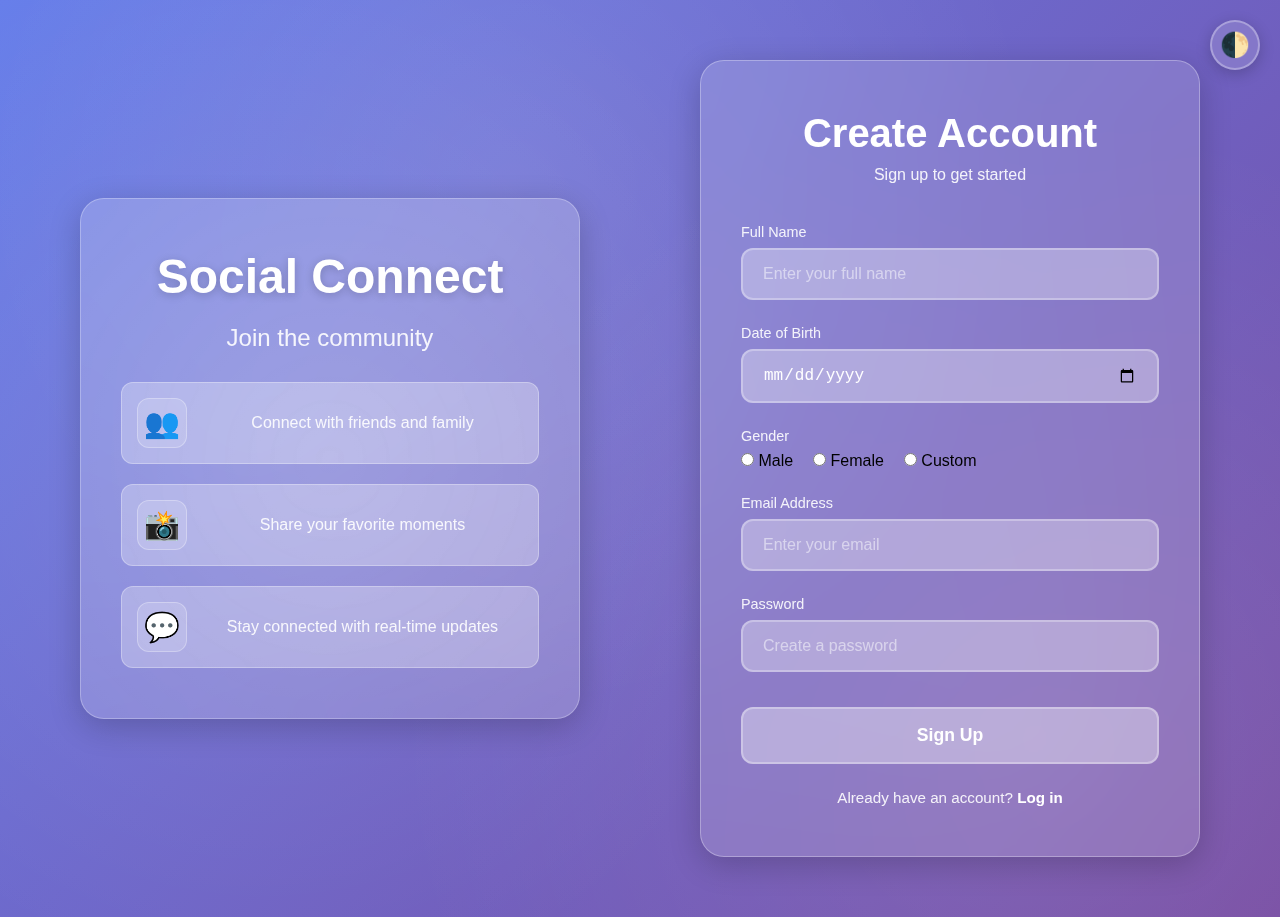
<file: index.html>
<!DOCTYPE html>
<html lang="en">
<head>
    <meta charset="UTF-8">
    <meta name="viewport" content="width=device-width, initial-scale=1.0">
    <title>Sign Up - Social Connect</title>
    <link rel="stylesheet" href="./style.css">
   
</head>
<body>
    <!-- Theme Toggle Button -->
    <button class="theme-toggle" id="themeToggle" aria-label="Toggle theme">
        🌓
    </button>

    <div class="container">
        <!-- Left Section: Visual/Branding -->
        <div class="visual-section">
            <div class="brand-card">
                <div class="logo">Social Connect</div>
                <div class="welcome-text">Join the community</div>
                
                <div class="features">
                    <div class="feature-item">
                        <div class="feature-icon">👥</div>
                        <div class="feature-text">Connect with friends and family</div>
                    </div>
                    <div class="feature-item">
                        <div class="feature-icon">📸</div>
                        <div class="feature-text">Share your favorite moments</div>
                    </div>
                    <div class="feature-item">
                        <div class="feature-icon">💬</div>
                        <div class="feature-text">Stay connected with real-time updates</div>
                    </div>
                </div>
            </div>
        </div>

        <!-- Right Section: Signup Form -->
        <div class="form-section">
            <div class="form-card">
                <h1 class="form-title">Create Account</h1>
                <p class="form-subtitle">Sign up to get started</p>

<form id="signupForm">
    <!-- Full Name -->
    <div class="form-group">
        <label for="name" class="form-label">Full Name</label>
        <input 
            type="text" 
            id="name" 
            name="name" 
            class="form-input" 
            placeholder="Enter your full name"
            required
        >
        <div class="error-message" id="nameError"></div>
    </div>
        <!-- Date of Birth -->
    <div class="form-group">
        <label for="dob" class="form-label">Date of Birth</label>
        <input 
            type="date" 
            id="dob" 
            name="dob" 
            class="form-input"
            required
        >
        <div class="error-message" id="dobError"></div>
    </div>

    <!-- Gender -->
    <div class="form-group">
        <label class="form-label">Gender</label>
        <div style="display: flex; gap: 20px; align-items: center;">
            <label>
                <input type="radio" name="gender" value="male" required> Male
            </label>
            <label>
                <input type="radio" name="gender" value="female" required> Female
            </label>
            <label>
                <input type="radio" name="gender" value="custom" required> Custom
            </label>
        </div>
        <div class="error-message" id="genderError"></div>
    </div>

    <!-- Email -->
    <div class="form-group">
        <label for="email" class="form-label">Email Address</label>
        <input 
            type="email" 
            id="email" 
            name="email" 
            class="form-input" 
            placeholder="Enter your email"
            required
        >
        <div class="error-message" id="emailError"></div>
    </div>

    <!-- Password -->
    <div class="form-group">
        <label for="password" class="form-label">Password</label>
        <input 
            type="password" 
            id="password" 
            name="password" 
            class="form-input" 
            placeholder="Create a password"
            required
        >
        <div class="error-message" id="passwordError"></div>
    </div>



    <!-- Submit Button -->
    <button type="submit" class="signup-button">
        <span>Sign Up</span>
    </button>
</form>


                <div class="login-link">
                    Already have an account? <a href="login.html">Log in</a>
                </div>
            </div>
        </div>
    </div>

<script src="./app.js"></script>
</body>
</html>
</file>
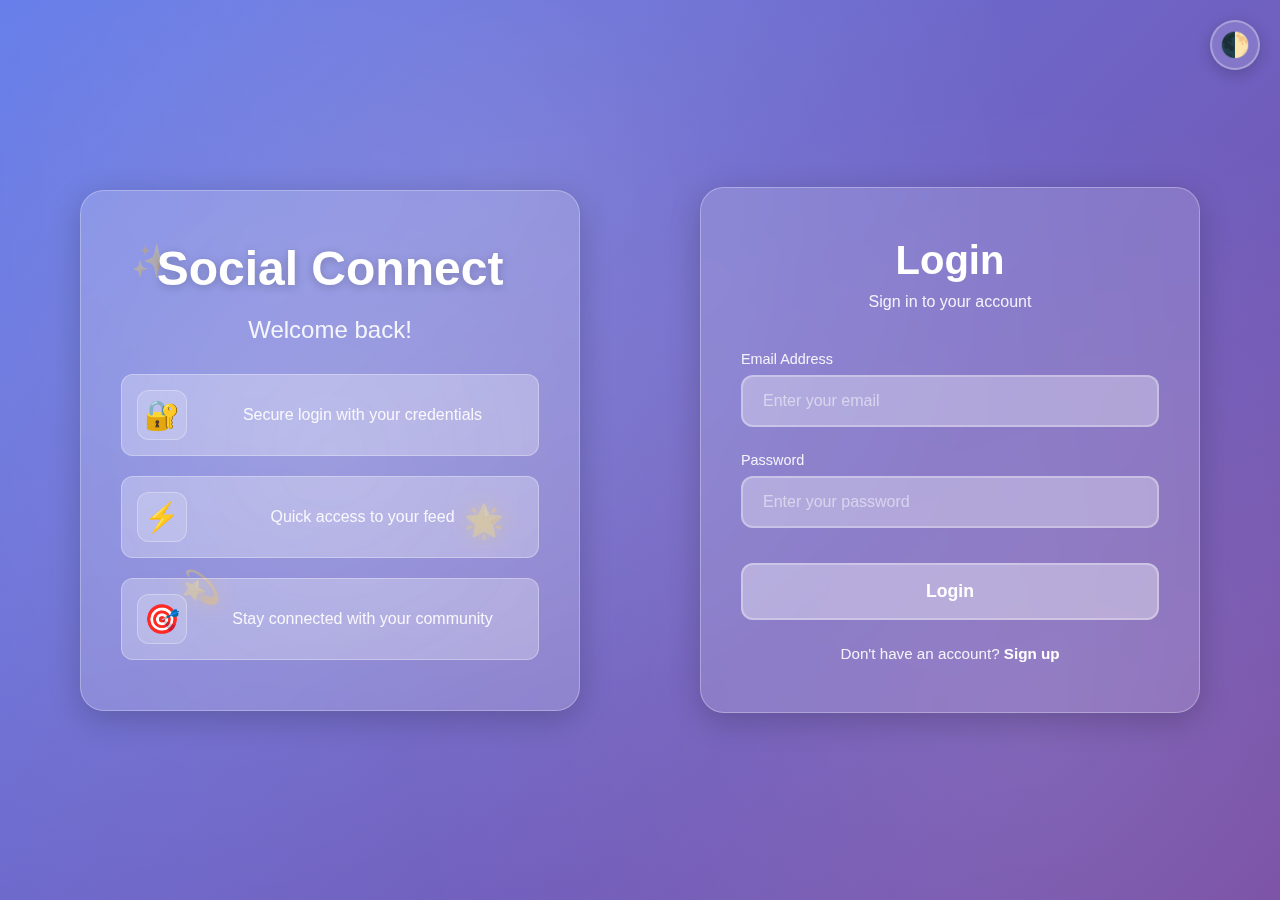
<file: create-post.html>
<!DOCTYPE html>
<html lang="en">
<head>
    <meta charset="UTF-8">
    <meta name="viewport" content="width=device-width, initial-scale=1.0">
    <title>Create Post - Social Connect</title>
    <link rel="stylesheet" href="./create-post.css">

</head>
<body>
    <!-- Header -->
    <div class="container">
        <header class="header">
            <!-- Desktop Layout -->
            <div class="header-desktop" style="display: flex; align-items: center; width: 100%;">
                <a href="feed.html" class="header-logo">Social Connect</a>
                <div class="header-icons">
                    <button class="icon-button" id="profileButton" aria-label="Profile">
                        👤
                    </button>
                    <button class="icon-button" id="settingsButton" aria-label="Settings">
                        ⚙️
                    </button>
                </div>
            </div>

            <!-- Mobile Layout -->
            <div class="header-mobile">
                <div class="header-top-row">
                    <a href="feed.html" class="header-logo">Social Connect</a>
                    <div class="header-icons">
                        <button class="icon-button" id="profileButtonMobile" aria-label="Profile">
                            👤
                        </button>
                        <button class="icon-button" id="settingsButtonMobile" aria-label="Settings">
                            ⚙️
                        </button>
                    </div>
                </div>
            </div>
        </header>

        <!-- Create Post Section -->
        <div class="create-post-section">
            <h1 class="form-title">Create Post</h1>
            
            <form id="createPostForm">
                <div class="form-group">
                    <label for="postText" class="form-label">What's on your mind?</label>
                    <textarea 
                        id="postText" 
                        name="postText" 
                        class="form-textarea" 
                        placeholder="Share your thoughts..."
                        required
                    ></textarea>
                    <div class="error-message" id="postTextError"></div>
                </div>

                <div class="form-group">
                    <label for="imageUrl" class="form-label">Image URL (Optional)</label>
                    <input 
                        type="url" 
                        id="imageUrl" 
                        name="imageUrl" 
                        class="form-input" 
                        placeholder="https://example.com/image.jpg"
                    >
                    <div class="error-message" id="imageUrlError"></div>
                </div>

                <div class="form-group emoji-picker-container">
                    <label class="form-label">Add Emoji (Optional)</label>
                    <div class="emoji-trigger" id="emojiTrigger">
                        <span>Click to add emoji 😊</span>
                        <span>▼</span>
                    </div>
                    <div class="emoji-picker" id="emojiPicker">
                        <div class="emoji-grid" id="emojiGrid">
                            <!-- Emojis will be inserted here -->
                        </div>
                    </div>
                </div>

                <button type="submit" class="post-button" id="postButton">
                    <span>Post</span>
                </button>
            </form>
        </div>
    </div>

    <!-- Profile Modal -->
    <div class="modal" id="profileModal">
        <div class="modal-content">
            <div class="modal-header">
                <h2 class="modal-title">Profile</h2>
                <button class="close-button" id="closeProfileModal">×</button>
            </div>
            <div class="profile-content" id="profileContent">
                <!-- Profile content will be dynamically inserted -->
            </div>
        </div>
    </div>

    <!-- Settings Modal -->
    <div class="modal" id="settingsModal">
        <div class="modal-content">
            <div class="modal-header">
                <h2 class="modal-title">Settings</h2>
                <button class="close-button" id="closeSettingsModal">×</button>
            </div>
            <div class="settings-content">
                <div class="setting-item">
                    <span class="setting-label">Dark Mode</span>
                    <div class="toggle-switch" id="darkModeToggle"></div>
                </div>
                <div class="settings-buttons">
                    <button class="settings-button" id="logoutButton">Logout</button>
                    <button class="settings-button" id="switchAccountButton">Login With Another Account</button>
                </div>
            </div>
        </div>
    </div>

<script src="./create-post.js"></script>
</body>
</html>
</file>
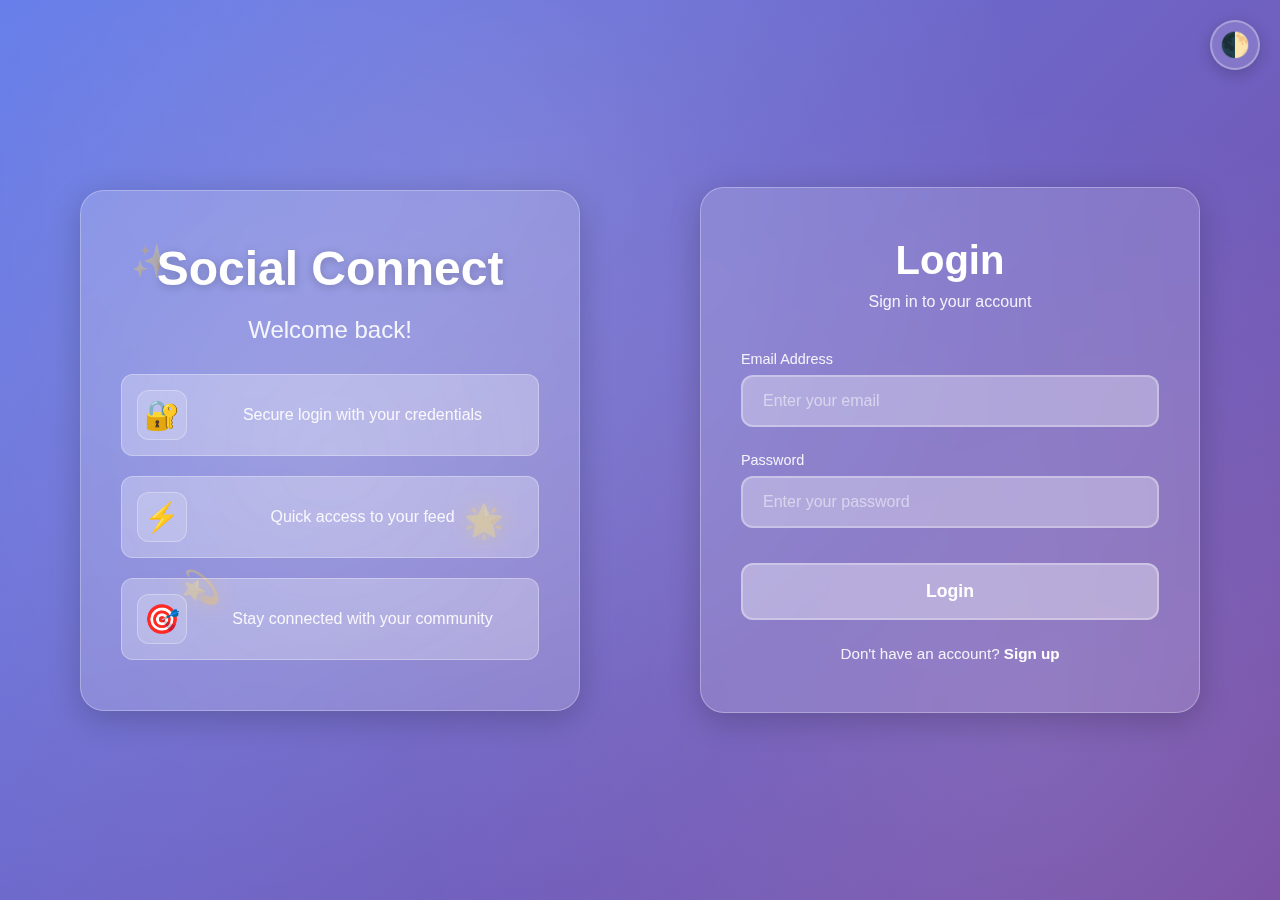
<file: feed.html>
<!DOCTYPE html>
<html lang="en">
<head>
    <meta charset="UTF-8">
    <meta name="viewport" content="width=device-width, initial-scale=1.0">
    <title>Feed - Social Connect</title>
    <style>
        :root {
            /* Light mode colors */
            --bg-primary: linear-gradient(135deg, #667eea 0%, #764ba2 100%);
            --bg-secondary: rgba(255, 255, 255, 0.1);
            --bg-glass: rgba(255, 255, 255, 0.15);
            --text-primary: #ffffff;
            --text-secondary: rgba(255, 255, 255, 0.9);
            --input-bg: rgba(255, 255, 255, 0.2);
            --input-border: rgba(255, 255, 255, 0.3);
            --button-bg: rgba(255, 255, 255, 0.25);
            --button-hover: rgba(255, 255, 255, 0.35);
            --shadow: rgba(0, 0, 0, 0.2);
        }

        [data-theme="dark"] {
            --bg-primary: linear-gradient(135deg, #1a1a2e 0%, #16213e 100%);
            --bg-secondary: rgba(0, 0, 0, 0.3);
            --bg-glass: rgba(255, 255, 255, 0.05);
            --text-primary: #ffffff;
            --text-secondary: rgba(255, 255, 255, 0.8);
            --input-bg: rgba(255, 255, 255, 0.1);
            --input-border: rgba(255, 255, 255, 0.2);
            --button-bg: rgba(255, 255, 255, 0.15);
            --button-hover: rgba(255, 255, 255, 0.25);
            --shadow: rgba(0, 0, 0, 0.5);
        }

        * {
            margin: 0;
            padding: 0;
            box-sizing: border-box;
        }

        body {
            font-family: -apple-system, BlinkMacSystemFont, 'Segoe UI', Roboto, Oxygen, Ubuntu, Cantarell, sans-serif;
            min-height: 100vh;
            background: var(--bg-primary);
            padding: 20px;
            position: relative;
            overflow-x: hidden;
        }

        /* Animated background particles */
        body::before {
            content: '';
            position: fixed;
            width: 100%;
            height: 100%;
            top: 0;
            left: 0;
            background-image: 
                radial-gradient(circle at 20% 50%, rgba(255, 255, 255, 0.1) 0%, transparent 50%),
                radial-gradient(circle at 80% 80%, rgba(255, 255, 255, 0.1) 0%, transparent 50%),
                radial-gradient(circle at 40% 20%, rgba(255, 255, 255, 0.1) 0%, transparent 50%);
            animation: float 20s ease-in-out infinite;
            pointer-events: none;
            z-index: 0;
        }

        @keyframes float {
            0%, 100% { transform: translateY(0) rotate(0deg); }
            50% { transform: translateY(-20px) rotate(5deg); }
        }

        .container {
            width: 100%;
            max-width: 1400px;
            margin: 0 auto;
            position: relative;
            z-index: 1;
        }

        /* Feed Section */
        .feed-section {
            display: flex;
            flex-direction: column;
            gap: 20px;
            padding: 20px;
            animation: fadeIn 0.8s ease-out;
        }

        @keyframes fadeIn {
            from {
                opacity: 0;
                transform: translateY(10px);
            }
            to {
                opacity: 1;
                transform: translateY(0);
            }
        }

        /* Header */
        .header {
            background: var(--bg-glass);
            backdrop-filter: blur(20px);
            -webkit-backdrop-filter: blur(20px);
            border-radius: 24px;
            padding: 20px 30px;
            box-shadow: 0 8px 32px var(--shadow);
            border: 1px solid var(--input-border);
            display: flex;
            align-items: center;
            gap: 20px;
            flex-wrap: wrap;
            width: 100%;
        }

        /* Desktop: show desktop elements, hide mobile elements */
        .header-desktop {
            display: flex;
        }

        .header-mobile {
            display: none;
        }

        .header-top-row {
            display: none;
        }

        /* Mobile: hide desktop elements, show mobile elements */
        @media (max-width: 968px) {
            .header-desktop {
                display: none !important;
            }

            .header-mobile {
                display: block;
            }

            .header-top-row {
                display: flex;
                align-items: center;
                justify-content: space-between;
                width: 100%;
                margin-bottom: 15px;
            }
        }

        .header-logo {
            font-size: 1.5rem;
            font-weight: 700;
            color: var(--text-primary);
            text-shadow: 0 2px 10px var(--shadow);
        }

        .search-bar {
            flex: 1;
            min-width: 200px;
            position: relative;
        }

        .search-input {
            width: 100%;
            padding: 12px 20px 12px 45px;
            background: var(--input-bg);
            border: 2px solid var(--input-border);
            border-radius: 12px;
            color: var(--text-primary);
            font-size: 1rem;
            transition: all 0.3s ease;
            backdrop-filter: blur(10px);
            -webkit-backdrop-filter: blur(10px);
            outline: none;
        }

        .search-input::placeholder {
            color: rgba(255, 255, 255, 0.5);
        }

        .search-input:focus {
            border-color: rgba(255, 255, 255, 0.6);
            background: var(--button-hover);
            box-shadow: 0 0 0 4px rgba(255, 255, 255, 0.1),
                        0 0 20px rgba(255, 255, 255, 0.2);
            transform: translateY(-2px);
        }

        .search-icon {
            position: absolute;
            left: 15px;
            top: 50%;
            transform: translateY(-50%);
            font-size: 1.2rem;
            opacity: 0.7;
        }

        .header-icons {
            display: flex;
            gap: 15px;
            align-items: center;
        }

        .icon-button {
            width: 45px;
            height: 45px;
            border-radius: 50%;
            background: var(--button-bg);
            border: 2px solid var(--input-border);
            color: var(--text-primary);
            font-size: 1.3rem;
            cursor: pointer;
            display: flex;
            align-items: center;
            justify-content: center;
            transition: all 0.3s ease;
            backdrop-filter: blur(10px);
            -webkit-backdrop-filter: blur(10px);
        }

        .icon-button:hover {
            background: var(--button-hover);
            transform: translateY(-2px) scale(1.05);
            box-shadow: 0 4px 15px var(--shadow);
        }

        /* Create Post Section - Small Teaser */
        .create-post-card {
            background: var(--bg-glass);
            backdrop-filter: blur(20px);
            -webkit-backdrop-filter: blur(20px);
            border-radius: 24px;
            padding: 15px 20px;
            box-shadow: 0 8px 32px var(--shadow);
            border: 1px solid var(--input-border);
            animation: fadeIn 0.6s ease-out;
            cursor: pointer;
            transition: all 0.3s ease;
        }

        .create-post-card:hover {
            transform: translateY(-2px);
            box-shadow: 0 12px 40px var(--shadow);
            background: var(--button-hover);
        }

        @keyframes fadeIn {
            from {
                opacity: 0;
                transform: translateY(10px);
            }
            to {
                opacity: 1;
                transform: translateY(0);
            }
        }

        .create-post-teaser {
            display: flex;
            align-items: center;
            gap: 15px;
        }

        .teaser-profile-pic {
            width: 45px;
            height: 45px;
            border-radius: 50%;
            background: var(--bg-secondary);
            display: flex;
            align-items: center;
            justify-content: center;
            font-size: 1.3rem;
            border: 2px solid var(--input-border);
            flex-shrink: 0;
        }

        .teaser-input {
            flex: 1;
            padding: 12px 18px;
            background: var(--input-bg);
            border: 2px solid var(--input-border);
            border-radius: 12px;
            color: var(--text-primary);
            font-size: 0.95rem;
            transition: all 0.3s ease;
            backdrop-filter: blur(10px);
            -webkit-backdrop-filter: blur(10px);
            outline: none;
            pointer-events: none;
        }

        .teaser-input::placeholder {
            color: rgba(255, 255, 255, 0.5);
        }

        /* Sorting Section */
        .sort-section {
            background: var(--bg-glass);
            backdrop-filter: blur(20px);
            -webkit-backdrop-filter: blur(20px);
            border-radius: 24px;
            padding: 20px 30px;
            box-shadow: 0 8px 32px var(--shadow);
            border: 1px solid var(--input-border);
            display: flex;
            align-items: center;
            gap: 15px;
            flex-wrap: wrap;
        }

        @media (max-width: 968px) {
            .sort-section {
                padding: 12px 18px;
                gap: 8px;
                flex-wrap: nowrap;
                overflow-x: auto;
                -webkit-overflow-scrolling: touch;
                -ms-overflow-style: none;
                scrollbar-width: none;
            }

            .sort-section::-webkit-scrollbar {
                display: none;
            }

            .sort-label {
                font-size: 0.8rem;
                white-space: nowrap;
                flex-shrink: 0;
            }

            .sort-options {
                flex-wrap: nowrap;
                gap: 8px;
            }

            .sort-button {
                padding: 8px 12px;
                font-size: 0.8rem;
                white-space: nowrap;
                flex-shrink: 0;
            }
        }

        .sort-label {
            color: var(--text-secondary);
            font-size: 0.95rem;
            font-weight: 500;
        }

        .sort-options {
            display: flex;
            gap: 10px;
            flex-wrap: wrap;
        }

        .sort-button {
            padding: 10px 20px;
            background: var(--button-bg);
            border: 2px solid var(--input-border);
            border-radius: 12px;
            color: var(--text-secondary);
            font-size: 0.9rem;
            font-weight: 500;
            cursor: pointer;
            transition: all 0.3s ease;
            backdrop-filter: blur(10px);
            -webkit-backdrop-filter: blur(10px);
        }

        .sort-button:hover {
            background: var(--button-hover);
            color: var(--text-primary);
            transform: translateY(-2px);
            box-shadow: 0 4px 15px var(--shadow);
        }

        .sort-button.active {
            background: var(--button-hover);
            color: var(--text-primary);
            border-color: rgba(255, 255, 255, 0.6);
        }

        /* Posts Feed */
        .posts-feed {
            display: flex;
            flex-direction: column;
            gap: 20px;
        }

        .post-card {
            background: var(--bg-glass);
            backdrop-filter: blur(20px);
            -webkit-backdrop-filter: blur(20px);
            border-radius: 24px;
            padding: 25px 30px;
            box-shadow: 0 8px 32px var(--shadow);
            border: 1px solid var(--input-border);
            animation: fadeIn 0.6s ease-out;
            transition: transform 0.3s ease, box-shadow 0.3s ease;
        }

        .post-card:hover {
            transform: translateY(-5px);
            box-shadow: 0 12px 40px var(--shadow);
        }

        .post-header {
            display: flex;
            align-items: center;
            gap: 15px;
            margin-bottom: 15px;
        }

        .profile-pic {
            width: 50px;
            height: 50px;
            border-radius: 50%;
            background: var(--bg-secondary);
            display: flex;
            align-items: center;
            justify-content: center;
            font-size: 1.5rem;
            border: 2px solid var(--input-border);
            cursor: pointer;
            transition: all 0.3s ease;
        }

        .profile-pic:hover {
            transform: scale(1.1);
            box-shadow: 0 4px 15px var(--shadow);
        }

        .post-user-info {
            flex: 1;
        }

        .post-username {
            font-size: 1.1rem;
            font-weight: 600;
            color: var(--text-primary);
            margin-bottom: 3px;
        }

        .post-timestamp {
            font-size: 0.85rem;
            color: var(--text-secondary);
        }

        .post-content {
            color: var(--text-primary);
            font-size: 1rem;
            line-height: 1.6;
            margin-bottom: 15px;
            word-wrap: break-word;
        }

        .post-image {
            width: 100%;
            border-radius: 12px;
            margin-bottom: 15px;
            max-height: 500px;
            object-fit: cover;
            border: 1px solid var(--input-border);
        }

        .post-actions {
            display: flex;
            align-items: center;
            gap: 20px;
            padding-top: 15px;
            border-top: 1px solid var(--input-border);
        }

        .action-button {
            display: flex;
            align-items: center;
            gap: 8px;
            padding: 8px 15px;
            background: var(--button-bg);
            border: 2px solid var(--input-border);
            border-radius: 12px;
            color: var(--text-primary);
            font-size: 0.9rem;
            cursor: pointer;
            transition: all 0.3s ease;
            backdrop-filter: blur(10px);
            -webkit-backdrop-filter: blur(10px);
        }

        .action-button:hover {
            background: var(--button-hover);
            transform: translateY(-2px);
            box-shadow: 0 4px 15px var(--shadow);
        }

        .action-button.liked {
            background: rgba(255, 107, 107, 0.3);
            border-color: rgba(255, 107, 107, 0.5);
        }

        .action-button.delete {
            margin-left: auto;
        }

        .action-button.edit {
            margin-left: auto;
        }

        /* Reactions System */
        .reactions-container {
            display: flex;
            align-items: center;
            gap: 8px;
            flex-wrap: wrap;
            margin-top: 10px;
        }

        .reaction-button {
            display: flex;
            align-items: center;
            gap: 5px;
            padding: 6px 12px;
            background: var(--button-bg);
            border: 2px solid var(--input-border);
            border-radius: 20px;
            color: var(--text-primary);
            font-size: 0.85rem;
            cursor: pointer;
            transition: all 0.3s ease;
            backdrop-filter: blur(10px);
            -webkit-backdrop-filter: blur(10px);
        }

        .reaction-button:hover {
            background: var(--button-hover);
            transform: translateY(-2px) scale(1.05);
            box-shadow: 0 4px 15px var(--shadow);
        }

        .reaction-button.active {
            background: var(--button-hover);
            border-color: rgba(255, 255, 255, 0.6);
            transform: scale(1.1);
        }

        .reaction-emoji {
            font-size: 1.1rem;
        }

        .reaction-count {
            font-size: 0.8rem;
            font-weight: 600;
        }

        /* Profile Picture Upload */
        .profile-pic-upload-section {
            margin-top: 15px;
            padding: 15px;
            background: var(--bg-secondary);
            border-radius: 12px;
            border: 1px solid var(--input-border);
        }

        .profile-pic-upload-label {
            display: block;
            color: var(--text-primary);
            font-size: 0.9rem;
            font-weight: 500;
            margin-bottom: 10px;
        }

        .profile-pic-url-input {
            width: 100%;
            padding: 10px 15px;
            background: var(--input-bg);
            border: 2px solid var(--input-border);
            border-radius: 12px;
            color: var(--text-primary);
            font-size: 0.9rem;
            outline: none;
            transition: all 0.3s ease;
            backdrop-filter: blur(10px);
            -webkit-backdrop-filter: blur(10px);
            margin-bottom: 10px;
        }

        .profile-pic-url-input::placeholder {
            color: rgba(255, 255, 255, 0.5);
        }

        .profile-pic-url-input:focus {
            border-color: rgba(255, 255, 255, 0.6);
            background: var(--button-hover);
        }

        .profile-pic-preview {
            width: 100px;
            height: 100px;
            border-radius: 50%;
            object-fit: cover;
            border: 3px solid var(--input-border);
            margin: 10px auto;
            display: block;
        }

        .profile-pic-large img {
            width: 120px;
            height: 120px;
            border-radius: 50%;
            object-fit: cover;
            border: 3px solid var(--input-border);
        }

        .profile-pic img,
        .user-card-pic img,
        .comment-pic img {
            width: 100%;
            height: 100%;
            border-radius: 50%;
            object-fit: cover;
        }

        /* Followers/Following */
        .follow-stats {
            display: grid;
            grid-template-columns: repeat(2, 1fr);
            gap: 15px;
            margin-top: 20px;
        }

        .follow-stat-item {
            background: var(--bg-secondary);
            padding: 15px;
            border-radius: 12px;
            border: 1px solid var(--input-border);
            text-align: center;
            cursor: pointer;
            transition: all 0.3s ease;
        }

        .follow-stat-item:hover {
            background: var(--button-hover);
            transform: translateY(-2px);
        }

        .follow-stat-value {
            font-size: 1.5rem;
            font-weight: 700;
            color: var(--text-primary);
            margin-bottom: 5px;
        }

        .follow-stat-label {
            font-size: 0.9rem;
            color: var(--text-secondary);
        }

        .follow-controls {
            display: flex;
            gap: 10px;
            margin-top: 10px;
            justify-content: center;
        }

        .follow-btn {
            padding: 5px 15px;
            background: var(--button-bg);
            border: 2px solid var(--input-border);
            border-radius: 8px;
            color: var(--text-primary);
            font-size: 0.85rem;
            cursor: pointer;
            transition: all 0.3s ease;
        }

        .follow-btn:hover {
            background: var(--button-hover);
        }

        /* Edit Post Modal */
        .edit-post-modal {
            display: none;
        }

        .edit-post-modal.active {
            display: flex;
        }

        .edit-post-content {
            background: var(--bg-glass);
            backdrop-filter: blur(20px);
            -webkit-backdrop-filter: blur(20px);
            border-radius: 24px;
            padding: 40px;
            box-shadow: 0 8px 32px var(--shadow);
            border: 1px solid var(--input-border);
            max-width: 600px;
            width: 90%;
            max-height: 90vh;
            overflow-y: auto;
            animation: slideIn 0.3s ease-out;
            position: relative;
        }

        /* YouTube Video Embed */
        .post-video {
            width: 100%;
            aspect-ratio: 16 / 9;
            border-radius: 12px;
            margin-bottom: 15px;
            border: 1px solid var(--input-border);
        }

        .post-video iframe {
            width: 100%;
            height: 100%;
            border-radius: 12px;
            border: none;
        }

        /* User Card (for search results) */
        .user-card {
            background: var(--bg-glass);
            backdrop-filter: blur(20px);
            -webkit-backdrop-filter: blur(20px);
            border-radius: 24px;
            padding: 25px 30px;
            box-shadow: 0 8px 32px var(--shadow);
            border: 1px solid var(--input-border);
            animation: fadeIn 0.6s ease-out;
            transition: transform 0.3s ease, box-shadow 0.3s ease;
            cursor: pointer;
        }

        .user-card:hover {
            transform: translateY(-5px);
            box-shadow: 0 12px 40px var(--shadow);
        }

        .user-card-header {
            display: flex;
            align-items: center;
            gap: 15px;
            margin-bottom: 15px;
        }

        .user-card-pic {
            width: 60px;
            height: 60px;
            border-radius: 50%;
            background: var(--bg-secondary);
            display: flex;
            align-items: center;
            justify-content: center;
            font-size: 2rem;
            border: 2px solid var(--input-border);
        }

        .user-card-info {
            flex: 1;
        }

        .user-card-name {
            font-size: 1.2rem;
            font-weight: 600;
            color: var(--text-primary);
            margin-bottom: 5px;
        }

        .user-card-stats {
            font-size: 0.9rem;
            color: var(--text-secondary);
        }

        .user-card-message {
            color: var(--text-secondary);
            font-size: 0.9rem;
            font-style: italic;
            margin-top: 10px;
            padding-top: 15px;
            border-top: 1px solid var(--input-border);
        }

        /* Comments Section */
        .comments-section {
            margin-top: 15px;
            padding-top: 15px;
            border-top: 1px solid var(--input-border);
        }

        .comments-title {
            font-size: 0.95rem;
            font-weight: 600;
            color: var(--text-primary);
            margin-bottom: 12px;
        }

        .comment-input-container {
            display: flex;
            gap: 10px;
            margin-bottom: 15px;
        }

        .comment-input {
            flex: 1;
            padding: 10px 15px;
            background: var(--input-bg);
            border: 2px solid var(--input-border);
            border-radius: 12px;
            color: var(--text-primary);
            font-size: 0.9rem;
            transition: all 0.3s ease;
            backdrop-filter: blur(10px);
            -webkit-backdrop-filter: blur(10px);
            outline: none;
            font-family: inherit;
        }

        .comment-input::placeholder {
            color: rgba(255, 255, 255, 0.5);
        }

        .comment-input:focus {
            border-color: rgba(255, 255, 255, 0.6);
            background: var(--button-hover);
            box-shadow: 0 0 0 4px rgba(255, 255, 255, 0.1);
        }

        .comment-post-button {
            padding: 10px 20px;
            background: var(--button-bg);
            border: 2px solid var(--input-border);
            border-radius: 12px;
            color: var(--text-primary);
            font-size: 0.9rem;
            font-weight: 500;
            cursor: pointer;
            transition: all 0.3s ease;
            backdrop-filter: blur(10px);
            -webkit-backdrop-filter: blur(10px);
            white-space: nowrap;
        }

        .comment-post-button:hover {
            background: var(--button-hover);
            transform: translateY(-2px);
            box-shadow: 0 4px 15px var(--shadow);
        }

        .comment-post-button:disabled {
            opacity: 0.6;
            cursor: not-allowed;
        }

        .comments-list {
            display: flex;
            flex-direction: column;
            gap: 12px;
        }

        .comment-item {
            display: flex;
            gap: 10px;
            padding: 10px;
            background: var(--bg-secondary);
            border-radius: 12px;
            border: 1px solid var(--input-border);
        }

        .comment-pic {
            width: 32px;
            height: 32px;
            border-radius: 50%;
            background: var(--bg-glass);
            display: flex;
            align-items: center;
            justify-content: center;
            font-size: 0.9rem;
            border: 2px solid var(--input-border);
            flex-shrink: 0;
        }

        .comment-content {
            flex: 1;
        }

        .comment-header {
            display: flex;
            align-items: center;
            gap: 8px;
            margin-bottom: 5px;
        }

        .comment-username {
            font-size: 0.85rem;
            font-weight: 600;
            color: var(--text-primary);
        }

        .comment-time {
            font-size: 0.75rem;
            color: var(--text-secondary);
        }

        .comment-text {
            font-size: 0.9rem;
            color: var(--text-primary);
            line-height: 1.5;
            word-wrap: break-word;
        }

        .comments-empty {
            text-align: center;
            padding: 20px;
            color: var(--text-secondary);
            font-size: 0.85rem;
        }

        /* Modals */
        .modal {
            display: none;
            position: fixed;
            top: 0;
            left: 0;
            width: 100%;
            height: 100%;
            background: rgba(0, 0, 0, 0.5);
            backdrop-filter: blur(5px);
            -webkit-backdrop-filter: blur(5px);
            z-index: 2000;
            align-items: center;
            justify-content: center;
            animation: fadeIn 0.3s ease-out;
        }

        .modal.active {
            display: flex;
        }

        .modal-content {
            background: var(--bg-glass);
            backdrop-filter: blur(20px);
            -webkit-backdrop-filter: blur(20px);
            border-radius: 24px;
            padding: 40px;
            box-shadow: 0 8px 32px var(--shadow);
            border: 1px solid var(--input-border);
            max-width: 500px;
            width: 90%;
            max-height: 90vh;
            overflow-y: auto;
            animation: slideIn 0.3s ease-out;
            position: relative;
        }

        @keyframes slideIn {
            from {
                opacity: 0;
                transform: translateY(-30px);
            }
            to {
                opacity: 1;
                transform: translateY(0);
            }
        }

        .modal-header {
            display: flex;
            justify-content: space-between;
            align-items: center;
            margin-bottom: 25px;
        }

        .modal-title {
            font-size: 2rem;
            font-weight: 700;
            color: var(--text-primary);
        }

        .close-button {
            width: 40px;
            height: 40px;
            border-radius: 50%;
            background: var(--button-bg);
            border: 2px solid var(--input-border);
            color: var(--text-primary);
            font-size: 1.5rem;
            cursor: pointer;
            display: flex;
            align-items: center;
            justify-content: center;
            transition: all 0.3s ease;
            backdrop-filter: blur(10px);
            -webkit-backdrop-filter: blur(10px);
        }

        .close-button:hover {
            background: var(--button-hover);
            transform: rotate(90deg) scale(1.1);
        }

        .profile-content {
            text-align: center;
        }

        .profile-content .profile-section {
            text-align: left;
        }

        .profile-pic-large {
            width: 120px;
            height: 120px;
            border-radius: 50%;
            background: var(--bg-secondary);
            display: flex;
            align-items: center;
            justify-content: center;
            font-size: 3rem;
            border: 3px solid var(--input-border);
            margin: 0 auto 20px;
        }

        .profile-name {
            font-size: 1.8rem;
            font-weight: 700;
            color: var(--text-primary);
            margin-bottom: 10px;
        }

        .profile-email {
            font-size: 1rem;
            color: var(--text-secondary);
            margin-bottom: 10px;
        }

        .profile-info {
            font-size: 0.9rem;
            color: var(--text-secondary);
            margin-bottom: 5px;
        }

        .profile-info-label {
            font-weight: 600;
            color: var(--text-primary);
        }

        .profile-stats {
            display: grid;
            grid-template-columns: repeat(2, 1fr);
            gap: 15px;
            margin-top: 25px;
        }

        .stat-item {
            background: var(--bg-secondary);
            padding: 20px;
            border-radius: 12px;
            border: 1px solid var(--input-border);
            text-align: center;
        }

        .stat-value {
            font-size: 2rem;
            font-weight: 700;
            color: var(--text-primary);
            margin-bottom: 5px;
        }

        .stat-label {
            font-size: 0.9rem;
            color: var(--text-secondary);
        }

        .profile-section {
            margin-top: 25px;
            padding-top: 25px;
            border-top: 1px solid var(--input-border);
            text-align: left;
        }

        .profile-section-title {
            font-size: 1.2rem;
            font-weight: 600;
            color: var(--text-primary);
            margin-bottom: 15px;
        }

        .profile-bio {
            background: var(--bg-secondary);
            padding: 15px;
            border-radius: 12px;
            border: 1px solid var(--input-border);
            color: var(--text-primary);
            font-size: 0.95rem;
            line-height: 1.6;
            min-height: 60px;
            word-wrap: break-word;
        }

        .profile-bio-textarea {
            width: 100%;
            padding: 15px;
            background: var(--input-bg);
            border: 2px solid var(--input-border);
            border-radius: 12px;
            color: var(--text-primary);
            font-size: 0.95rem;
            font-family: inherit;
            resize: vertical;
            min-height: 100px;
            outline: none;
            transition: all 0.3s ease;
            backdrop-filter: blur(10px);
            -webkit-backdrop-filter: blur(10px);
        }

        .profile-bio-textarea::placeholder {
            color: rgba(255, 255, 255, 0.5);
        }

        .profile-bio-textarea:focus {
            border-color: rgba(255, 255, 255, 0.6);
            background: var(--button-hover);
            box-shadow: 0 0 0 4px rgba(255, 255, 255, 0.1);
        }

        .profile-about-item {
            display: flex;
            justify-content: space-between;
            align-items: center;
            padding: 12px 15px;
            background: var(--bg-secondary);
            border-radius: 12px;
            border: 1px solid var(--input-border);
            margin-bottom: 10px;
        }

        .profile-about-label {
            color: var(--text-secondary);
            font-size: 0.95rem;
            font-weight: 500;
        }

        .profile-about-value {
            color: var(--text-primary);
            font-size: 0.95rem;
        }

        .profile-about-input {
            padding: 8px 12px;
            background: var(--input-bg);
            border: 2px solid var(--input-border);
            border-radius: 8px;
            color: var(--text-primary);
            font-size: 0.95rem;
            outline: none;
            transition: all 0.3s ease;
            backdrop-filter: blur(10px);
            -webkit-backdrop-filter: blur(10px);
            flex: 1;
            max-width: 200px;
        }

        .profile-about-input:focus {
            border-color: rgba(255, 255, 255, 0.6);
            background: var(--button-hover);
        }

        .profile-about-select {
            padding: 8px 12px;
            background: var(--input-bg);
            border: 2px solid var(--input-border);
            border-radius: 8px;
            color: var(--text-primary);
            font-size: 0.95rem;
            outline: none;
            transition: all 0.3s ease;
            backdrop-filter: blur(10px);
            -webkit-backdrop-filter: blur(10px);
            flex: 1;
            max-width: 200px;
            cursor: pointer;
        }

        .profile-about-select:focus {
            border-color: rgba(255, 255, 255, 0.6);
            background: var(--button-hover);
        }

        .profile-about-select option {
            background: var(--bg-primary);
            color: var(--text-primary);
        }

        .change-pic-button {
            margin: 15px auto;
            padding: 10px 20px;
            background: var(--button-bg);
            border: 2px solid var(--input-border);
            border-radius: 12px;
            color: var(--text-primary);
            font-size: 0.9rem;
            font-weight: 500;
            cursor: pointer;
            transition: all 0.3s ease;
            backdrop-filter: blur(10px);
            -webkit-backdrop-filter: blur(10px);
            display: block;
        }

        .change-pic-button:hover {
            background: var(--button-hover);
            transform: translateY(-2px);
            box-shadow: 0 4px 15px var(--shadow);
        }

        .save-bio-button {
            margin-top: 10px;
            padding: 10px 20px;
            background: var(--button-bg);
            border: 2px solid var(--input-border);
            border-radius: 12px;
            color: var(--text-primary);
            font-size: 0.9rem;
            font-weight: 500;
            cursor: pointer;
            transition: all 0.3s ease;
            backdrop-filter: blur(10px);
            -webkit-backdrop-filter: blur(10px);
            width: 100%;
        }

        .save-bio-button:hover {
            background: var(--button-hover);
            transform: translateY(-2px);
            box-shadow: 0 4px 15px var(--shadow);
        }

        .profile-posts-section {
            margin-top: 25px;
            padding-top: 25px;
            border-top: 1px solid var(--input-border);
        }

        .profile-posts-title {
            font-size: 1.2rem;
            font-weight: 600;
            color: var(--text-primary);
            margin-bottom: 15px;
            text-align: left;
        }

        .profile-post-card {
            background: var(--bg-secondary);
            border-radius: 12px;
            border: 1px solid var(--input-border);
            padding: 15px;
            margin-bottom: 15px;
            transition: all 0.3s ease;
        }

        .profile-post-card:hover {
            transform: translateY(-2px);
            box-shadow: 0 4px 15px var(--shadow);
        }

        .profile-post-header {
            display: flex;
            align-items: center;
            gap: 10px;
            margin-bottom: 10px;
        }

        .profile-post-pic {
            width: 35px;
            height: 35px;
            border-radius: 50%;
            background: var(--bg-glass);
            display: flex;
            align-items: center;
            justify-content: center;
            font-size: 1rem;
            border: 2px solid var(--input-border);
        }

        .profile-post-username {
            font-size: 0.95rem;
            font-weight: 600;
            color: var(--text-primary);
        }

        .profile-post-timestamp {
            font-size: 0.8rem;
            color: var(--text-secondary);
            margin-left: auto;
        }

        .profile-post-content {
            color: var(--text-primary);
            font-size: 0.9rem;
            line-height: 1.6;
            word-wrap: break-word;
            margin-bottom: 10px;
        }

        .profile-post-content.expanded {
            max-height: none;
        }

        .profile-post-content.collapsed {
            max-height: 100px;
            overflow: hidden;
            position: relative;
        }

        .profile-post-content.collapsed::after {
            content: '';
            position: absolute;
            bottom: 0;
            left: 0;
            right: 0;
            height: 40px;
            background: linear-gradient(to bottom, transparent, var(--bg-secondary));
        }

        .profile-post-image {
            width: 100%;
            border-radius: 8px;
            margin-bottom: 10px;
            max-height: 300px;
            object-fit: cover;
            border: 1px solid var(--input-border);
        }

        .profile-post-actions {
            display: flex;
            align-items: center;
            gap: 15px;
            padding-top: 10px;
            border-top: 1px solid var(--input-border);
        }

        .profile-post-like {
            display: flex;
            align-items: center;
            gap: 5px;
            color: var(--text-primary);
            font-size: 0.85rem;
            cursor: pointer;
        }

        .profile-post-like.liked {
            color: rgba(255, 107, 107, 0.9);
        }

        .read-more-btn {
            background: transparent;
            border: none;
            color: var(--text-secondary);
            font-size: 0.85rem;
            cursor: pointer;
            padding: 5px 0;
            margin-top: 5px;
            text-decoration: underline;
            transition: color 0.3s ease;
        }

        .read-more-btn:hover {
            color: var(--text-primary);
        }

        .profile-posts-empty {
            text-align: center;
            padding: 30px 20px;
            color: var(--text-secondary);
            font-size: 0.9rem;
        }

        .settings-content {
            display: flex;
            flex-direction: column;
            gap: 20px;
        }

        .setting-item {
            display: flex;
            justify-content: space-between;
            align-items: center;
            padding: 15px;
            background: var(--bg-secondary);
            border-radius: 12px;
            border: 1px solid var(--input-border);
        }

        .setting-label {
            color: var(--text-primary);
            font-size: 1rem;
            font-weight: 500;
        }

        .toggle-switch {
            width: 60px;
            height: 30px;
            background: var(--input-bg);
            border: 2px solid var(--input-border);
            border-radius: 15px;
            position: relative;
            cursor: pointer;
            transition: all 0.3s ease;
        }

        .toggle-switch.active {
            background: var(--button-hover);
            border-color: rgba(255, 255, 255, 0.6);
        }

        .toggle-switch::after {
            content: '';
            position: absolute;
            width: 22px;
            height: 22px;
            background: var(--text-primary);
            border-radius: 50%;
            top: 2px;
            left: 2px;
            transition: all 0.3s ease;
        }

        .toggle-switch.active::after {
            left: 32px;
        }

        .settings-buttons {
            display: flex;
            flex-direction: column;
            gap: 12px;
            margin-top: 4px;
        }

        .settings-button {
            width: 100%;
            padding: 12px 20px;
            background: var(--button-bg);
            border: 2px solid var(--input-border);
            border-radius: 12px;
            color: var(--text-primary);
            font-size: 1rem;
            font-weight: 500;
            cursor: pointer;
            transition: all 0.3s ease;
            backdrop-filter: blur(10px);
            -webkit-backdrop-filter: blur(10px);
            text-align: center;
        }

        .settings-button:hover {
            background: var(--button-hover);
            transform: translateY(-2px);
            box-shadow: 0 4px 15px var(--shadow);
        }

        /* Empty State */
        .empty-state {
            text-align: center;
            padding: 60px 20px;
            color: var(--text-secondary);
        }

        .empty-state-icon {
            font-size: 4rem;
            margin-bottom: 20px;
            opacity: 0.5;
        }

        .empty-state-text {
            font-size: 1.2rem;
        }

        /* Responsive Design */
        @media (max-width: 968px) {
            .header {
                flex-direction: column;
                align-items: stretch;
                padding: 15px 20px;
            }

            .header-top-row .header-logo {
                font-size: 1.3rem;
            }

            .header-top-row .header-icons {
                display: flex;
                gap: 10px;
                flex-shrink: 0;
            }

            .header-top-row .icon-button {
                width: 40px;
                height: 40px;
                font-size: 1.1rem;
            }

            .header-mobile.search-bar {
                width: 100%;
            }
        }

        @media (max-width: 480px) {
            body {
                padding: 10px;
            }

            .brand-card,
            .create-post-card,
            .post-card,
            .sort-section,
            .header {
                padding: 20px;
                border-radius: 20px;
            }

            .create-post-card {
                padding: 12px 15px;
            }

            .teaser-profile-pic {
                width: 40px;
                height: 40px;
                font-size: 1.1rem;
            }

            .teaser-input {
                padding: 10px 15px;
                font-size: 0.9rem;
            }

            .sort-section {
                padding: 10px 12px;
                gap: 6px;
            }

            .sort-label {
                font-size: 0.75rem;
            }

            .sort-button {
                padding: 6px 10px;
                font-size: 0.75rem;
            }

            .header {
                padding: 12px 15px;
            }

            .header-logo {
                font-size: 1.1rem;
            }

            .icon-button {
                width: 38px;
                height: 38px;
                font-size: 1rem;
            }

            .modal-content {
                padding: 30px 20px;
            }

            .profile-section {
                margin-top: 20px;
                padding-top: 20px;
            }

            .profile-section-title {
                font-size: 1.1rem;
            }

            .profile-about-item {
                flex-direction: column;
                align-items: flex-start;
                gap: 8px;
            }

            .profile-about-input,
            .profile-about-select {
                width: 100%;
                max-width: 100%;
            }

            .profile-bio-textarea {
                min-height: 80px;
                font-size: 0.9rem;
            }

            .profile-posts-section {
                margin-top: 20px;
                padding-top: 20px;
            }

            .profile-posts-title {
                font-size: 1.1rem;
            }

            .profile-post-card {
                padding: 12px;
            }

            .profile-post-content {
                font-size: 0.85rem;
            }

            .profile-post-image {
                max-height: 200px;
            }
        }
    </style>
</head>
<body>
    <div class="container">
        <!-- Feed Section -->
        <div class="feed-section">
            <!-- Header -->
            <header class="header">
                <!-- Desktop: logo, search, icons in one row -->
                <div class="header-logo header-desktop">Social Connect</div>
                <div class="search-bar header-desktop">
                    <span class="search-icon">🔍</span>
                    <input 
                        type="text" 
                        class="search-input" 
                        id="searchInput"
                        placeholder="Search posts..."
                    >
                </div>
                <div class="header-icons header-desktop">
                    <button class="icon-button" id="headerProfileIcon" aria-label="Profile">
                        👤
                    </button>
                    <button class="icon-button" id="settingsButton" aria-label="Settings">
                        ⚙️
                    </button>
                </div>
                <!-- Mobile: top row with logo and icons, then search below -->
                <div class="header-top-row">
                    <div class="header-logo">Social Connect</div>
                    <div class="header-icons">
                        <button class="icon-button" id="headerProfileIconMobile" aria-label="Profile">
                            👤
                        </button>
                        <button class="icon-button" id="settingsButtonMobile" aria-label="Settings">
                            ⚙️
                        </button>
                    </div>
                </div>
                <div class="search-bar header-mobile">
                    <span class="search-icon">🔍</span>
                    <input 
                        type="text" 
                        class="search-input" 
                        id="searchInputMobile"
                        placeholder="Search posts..."
                    >
                </div>
            </header>

            <!-- Create Post Section - Small Teaser -->
            <div class="create-post-card" id="createPostCard">
                <div class="create-post-teaser">
                    <div class="teaser-profile-pic" id="teaserProfilePic">U</div>
                    <input 
                        type="text" 
                        class="teaser-input" 
                        placeholder="What's on your mind?"
                        readonly
                    >
                </div>
            </div>

            <!-- Sorting Section -->
            <div class="sort-section">
                <span class="sort-label">Sort by:</span>
                <div class="sort-options">
                    <button class="sort-button active" data-sort="latest">Latest First</button>
                    <button class="sort-button" data-sort="oldest">Oldest First</button>
                    <button class="sort-button" data-sort="liked">Most Liked</button>
                </div>
            </div>

            <!-- Posts Feed -->
            <div class="posts-feed" id="posts-container">
                <!-- Posts will be dynamically inserted here -->
            </div>
        </div>
    </div>

    <!-- Profile Modal -->
    <div class="modal" id="profileModal">
        <div class="modal-content">
            <div class="modal-header">
                <h2 class="modal-title">Profile</h2>
                <button class="close-button" id="closeProfileModal">×</button>
            </div>
            <div class="profile-content" id="profileContent">
                <!-- Profile content will be dynamically inserted -->
            </div>
        </div>
    </div>

    <!-- Settings Modal -->
    <div class="modal" id="settingsModal">
        <div class="modal-content">
            <div class="modal-header">
                <h2 class="modal-title">Settings</h2>
                <button class="close-button" id="closeSettingsModal">×</button>
            </div>
            <div class="settings-content">
                <div class="setting-item">
                    <span class="setting-label">Dark Mode</span>
                    <div class="toggle-switch" id="darkModeToggle"></div>
                </div>
                <div class="settings-buttons">
                    <button class="settings-button" id="logoutButton">Logout</button>
                    <button class="settings-button" id="switchAccountButton">Login With Another Account</button>
                </div>
            </div>
        </div>
    </div>

    <!-- Edit Post Modal -->
    <div class="modal edit-post-modal" id="editPostModal">
        <div class="edit-post-content">
            <div class="modal-header">
                <h2 class="modal-title">Edit Post</h2>
                <button class="close-button" id="closeEditPostModal">×</button>
            </div>
            <form id="editPostForm">
                <div class="form-group">
                    <label for="editPostText" class="form-label">Post Content</label>
                    <textarea 
                        id="editPostText" 
                        class="form-textarea" 
                        placeholder="What's on your mind?"
                        required
                    ></textarea>
                </div>
                <div class="form-group">
                    <label for="editPostImageUrl" class="form-label">Image URL (Optional)</label>
                    <input 
                        type="url" 
                        id="editPostImageUrl" 
                        class="form-input" 
                        placeholder="https://example.com/image.jpg"
                    >
                </div>
                <div class="form-group">
                    <label for="editPostVideoUrl" class="form-label">YouTube URL (Optional)</label>
                    <input 
                        type="url" 
                        id="editPostVideoUrl" 
                        class="form-input" 
                        placeholder="https://www.youtube.com/watch?v=..."
                    >
                </div>
                <button type="submit" class="post-button">
                    <span>Save Changes</span>
                </button>
            </form>
        </div>
    </div>

    <script>
        // Theme Toggle Functionality (only in settings modal)
        const html = document.documentElement;
        const darkModeToggle = document.getElementById('darkModeToggle');

        // Check for saved theme preference or default to light mode
        const currentTheme = localStorage.getItem('theme') || 'light';
        if (currentTheme === 'dark') {
            html.setAttribute('data-theme', 'dark');
            darkModeToggle.classList.add('active');
        }

        function toggleTheme() {
            const currentTheme = html.getAttribute('data-theme');
            const newTheme = currentTheme === 'dark' ? 'light' : 'dark';
            html.setAttribute('data-theme', newTheme);
            localStorage.setItem('theme', newTheme);
            darkModeToggle.classList.toggle('active');
        }

        darkModeToggle.addEventListener('click', toggleTheme);

        // Get current user
        function getCurrentUser() {
            const userStr = localStorage.getItem('currentUser');
            if (!userStr) {
                // Redirect to login if no user
                window.location.href = 'login.html';
                return null;
            }
            return JSON.parse(userStr);
        }

        const currentUser = getCurrentUser();

        // Get full user data from users array
        function getFullUserData() {
            const users = JSON.parse(localStorage.getItem('users') || '[]');
            return users.find(u => u.id === currentUser.id) || currentUser;
        }

        // Firebase Compatibility Functions
        // These functions work with both Firebase and localStorage
        async function getCurrentUserFirebase() {
            // Check if Firebase is available
            if (typeof firebase !== 'undefined' && firebase.auth && firebase.auth().currentUser) {
                return firebase.auth().currentUser;
            }
            // Fallback to localStorage
            return getCurrentUser();
        }

        async function getUserProfileDataFirebase(userId) {
            // Check if Firebase is available
            if (typeof firebase !== 'undefined' && firebase.firestore) {
                try {
                    const db = firebase.firestore();
                    const userDoc = await db.collection('users').doc(userId).get();
                    if (userDoc.exists) {
                        return { id: userDoc.id, ...userDoc.data() };
                    }
                } catch (error) {
                    console.error('Error fetching user from Firestore:', error);
                }
            }
            // Fallback to localStorage - fetch any user by userId
            const users = JSON.parse(localStorage.getItem('users') || '[]');
            const user = users.find(u => u.id === userId);
            if (user) {
                return user;
            }
            // If not found in users array, try to get from currentUser if it matches
            if (currentUser && currentUser.id === userId) {
                return currentUser;
            }
            return null;
        }

        async function getUserPostsFirebase(userId) {
            // Check if Firebase is available
            if (typeof firebase !== 'undefined' && firebase.firestore) {
                try {
                    const db = firebase.firestore();
                    const postsSnapshot = await db.collection('posts')
                        .where('userId', '==', userId)
                        .orderBy('timestamp', 'desc')
                        .get();
                    
                    return postsSnapshot.docs.map(doc => ({
                        id: doc.id,
                        ...doc.data()
                    }));
                } catch (error) {
                    console.error('Error fetching posts from Firestore:', error);
                }
            }
            // Fallback to localStorage
            loadPosts();
            return posts.filter(p => p && p.userId === userId);
        }

        // Update teaser profile pic
        const teaserProfilePic = document.getElementById('teaserProfilePic');
        if (teaserProfilePic && currentUser) {
            const profileInitial = currentUser.profileInitial || currentUser.name.charAt(0).toUpperCase();
            const profilePictureUrl = currentUser.profilePicture || '';
            if (profilePictureUrl) {
                teaserProfilePic.innerHTML = `<img src="${escapeHtml(profilePictureUrl)}" alt="Profile" onerror="this.style.display='none'; this.nextElementSibling.style.display='flex';"><div style="display: none;">${profileInitial}</div>`;
            } else {
                teaserProfilePic.textContent = profileInitial;
            }
        }
        
        // Update header profile icons with profile picture
        const headerProfileIconEl = document.getElementById('headerProfileIcon');
        const headerProfileIconMobileEl = document.getElementById('headerProfileIconMobile');
        if (currentUser) {
            const profilePictureUrl = currentUser.profilePicture || '';
            const profileInitial = currentUser.profileInitial || currentUser.name.charAt(0).toUpperCase();
            if (profilePictureUrl) {
                if (headerProfileIconEl) {
                    headerProfileIconEl.innerHTML = `<img src="${escapeHtml(profilePictureUrl)}" alt="Profile" style="width: 100%; height: 100%; border-radius: 50%; object-fit: cover;" onerror="this.style.display='none'; this.nextElementSibling.style.display='flex';"><span style="display: none;">👤</span>`;
                }
                if (headerProfileIconMobileEl) {
                    headerProfileIconMobileEl.innerHTML = `<img src="${escapeHtml(profilePictureUrl)}" alt="Profile" style="width: 100%; height: 100%; border-radius: 50%; object-fit: cover;" onerror="this.style.display='none'; this.nextElementSibling.style.display='flex';"><span style="display: none;">👤</span>`;
                }
            }
        }

        // Create Post Card - Redirect to create-post.html
        const createPostCard = document.getElementById('createPostCard');
        if (createPostCard) {
            createPostCard.addEventListener('click', () => {
                window.location.href = 'create-post.html';
            });
        }

        // Posts data structure
        let posts = [];

        /**
         * Load Posts from LocalStorage
         * Fetches all posts from localStorage and ensures they are valid
         * This function is called before any rendering or sorting
         */
        function loadPosts() {
            try {
                // Parse posts from localStorage
                const storedPosts = localStorage.getItem('posts');
                posts = storedPosts ? JSON.parse(storedPosts) : [];
                
                // Ensure posts is an array
                if (!Array.isArray(posts)) {
                    posts = [];
                }
                
                // Validate and clean posts array - remove any invalid entries
                posts = posts.filter(post => {
                    // Ensure each post is a valid object with required fields
                    return post && 
                           typeof post === 'object' && 
                           post.id && 
                           post.timestamp && 
                           post.userId && 
                           post.username;
                });
                
                // Initialize posts with sample data if empty
                if (posts.length === 0 && currentUser) {
                    posts = [
                        {
                            id: Date.now().toString(),
                            userId: currentUser.id,
                            username: currentUser.name,
                            text: 'Welcome to Social Connect! Share your thoughts and connect with others.',
                            imageUrl: '',
                            timestamp: new Date().toISOString(),
                            likes: 0,
                            likedBy: []
                        }
                    ];
                    localStorage.setItem('posts', JSON.stringify(posts));
                }
                
                // Ensure all posts have required properties with defaults
                posts = posts.map(post => ({
                    ...post,
                    likes: typeof post.likes === 'number' ? post.likes : 0,
                    likedBy: Array.isArray(post.likedBy) ? post.likedBy : [],
                    imageUrl: post.imageUrl || '',
                    text: post.text || '',
                    comments: Array.isArray(post.comments) ? post.comments : []
                }));
                
            } catch (error) {
                console.error('Error loading posts:', error);
                posts = [];
            }
        }

        /**
         * Initialize and Load Posts on Page Load
         * This ensures posts are fetched from localStorage immediately when the page loads
         * This is critical for displaying posts redirected from the Create Post page
         */
        // Load posts from localStorage on page load
        loadPosts();

        /**
         * Render Posts Function
         * Fetches posts from localStorage and dynamically renders them to the feed
         * 
         * @param {Array|null} filteredPosts - Optional filtered posts array. If null, uses all posts.
         */
        /**
         * Render Posts and User Cards Function
         * Renders both posts and user cards (for search results)
         * 
         * @param {Array} postsToRender - Array of posts to render
         * @param {Array} usersToRender - Array of users to render as cards
         */
        function renderPostsAndUsers(postsToRender = null, usersToRender = []) {
            const postsContainer = document.getElementById('posts-container');
            if (!postsContainer) {
                console.error('Posts container not found');
                return;
            }
            
            // Clear container first
            postsContainer.innerHTML = '';
            
            // Show empty state if no posts and no users
            if ((!postsToRender || postsToRender.length === 0) && (!usersToRender || usersToRender.length === 0)) {
                postsContainer.innerHTML = `
                    <div class="empty-state">
                        <div class="empty-state-icon">📭</div>
                        <div class="empty-state-text">No posts or users found</div>
                    </div>
                `;
                return;
            }
            
            // Render posts first (don't clear container since we already cleared it)
            if (postsToRender && postsToRender.length > 0) {
                renderPostsToContainer(postsToRender, postsContainer, false);
            }
            
            // Render user cards after posts
            if (usersToRender && usersToRender.length > 0) {
                usersToRender.forEach(user => {
                    const userCard = renderUserCard(user);
                    if (userCard) {
                        postsContainer.appendChild(userCard);
                    }
                });
            }
        }

        /**
         * Render Posts To Container Function
         * Renders posts to a specific container (used by renderPostsAndUsers)
         * 
         * @param {Array} postsToRender - Array of posts to render
         * @param {HTMLElement} container - Container to render to
         * @param {boolean} clearContainer - Whether to clear container first
         */
        function renderPostsToContainer(postsToRender, container, clearContainer = true) {
            if (clearContainer) {
                container.innerHTML = '';
            }
            
            if (!postsToRender || postsToRender.length === 0) {
                if (clearContainer) {
                    container.innerHTML = `
                        <div class="empty-state">
                            <div class="empty-state-icon">📭</div>
                            <div class="empty-state-text">No posts found</div>
                        </div>
                    `;
                }
                return;
            }
            
            // Validate posts
            const validPosts = postsToRender.filter(post => {
                return post && 
                       typeof post === 'object' && 
                       post.id && 
                       post.timestamp && 
                       post.userId && 
                       post.username;
            });
            
            if (validPosts.length === 0) {
                if (clearContainer) {
                    container.innerHTML = `
                        <div class="empty-state">
                            <div class="empty-state-icon">📭</div>
                            <div class="empty-state-text">No valid posts found</div>
                        </div>
                    `;
                }
                return;
            }
            
            // Render each post
            validPosts.forEach((post) => {
                const isOwnPost = post.userId === currentUser.id;
                const date = new Date(post.timestamp);
                const timeAgo = getTimeAgo(date);
                const postProfileInitial = post.profileInitial || post.username.charAt(0).toUpperCase();
                
                // Get user's profile picture if available
                const users = JSON.parse(localStorage.getItem('users') || '[]');
                const postUser = users.find(u => u.id === post.userId) || {};
                const userProfilePic = postUser.profilePicture || '';
                const profilePicDisplay = userProfilePic 
                    ? `<img src="${escapeHtml(userProfilePic)}" alt="Profile" onerror="this.style.display='none'; this.nextElementSibling.style.display='flex';"><div style="display: none;">${postProfileInitial}</div>`
                    : postProfileInitial;
                
                const postCard = document.createElement('div');
                postCard.className = 'post-card';
                postCard.setAttribute('data-post-id', post.id);
                
                postCard.innerHTML = `
                    <div class="post-header">
                        <div class="profile-pic profile-pic-clickable" data-user-id="${post.userId}" data-username="${escapeHtml(post.username)}" title="View ${escapeHtml(post.username)}'s profile">
                            ${profilePicDisplay}
                        </div>
                        <div class="post-user-info">
                            <div class="post-username">${escapeHtml(post.username)}</div>
                            <div class="post-timestamp">${timeAgo}</div>
                        </div>
                    </div>
                    <div class="post-content">${escapeHtml(post.text)}</div>
                    ${post.imageUrl ? `<img src="${escapeHtml(post.imageUrl)}" alt="Post image" class="post-image" onerror="this.style.display='none'">` : ''}
                    ${post.videoUrl ? `<div class="post-video"><iframe src="${escapeHtml(getYouTubeEmbedUrl(post.videoUrl) || post.videoUrl)}" frameborder="0" allow="accelerometer; autoplay; clipboard-write; encrypted-media; gyroscope; picture-in-picture" allowfullscreen></iframe></div>` : ''}
                    <div class="reactions-container" data-post-id="${post.id}">
                        ${renderReactions(post)}
                    </div>
                    <div class="post-actions">
                        ${isOwnPost ? `<button class="action-button edit edit-button" data-post-id="${post.id}">✏️ Edit</button>` : ''}
                        ${isOwnPost ? `<button class="action-button delete delete-button" data-post-id="${post.id}">🗑️ Delete</button>` : ''}
                    </div>
                    <div class="comments-section" data-post-id="${post.id}">
                        <div class="comments-title">Comments</div>
                        <div class="comment-input-container">
                            <input type="text" class="comment-input" placeholder="Write a comment..." data-post-id="${post.id}">
                            <button class="comment-post-button" data-post-id="${post.id}">Post</button>
                        </div>
                        <div class="comments-list" id="comments-list-${post.id}">
                            ${renderComments(post.comments || [])}
                        </div>
                    </div>
                `;
                
                container.appendChild(postCard);
            });
        }

        /**
         * Render User Card Function
         * Creates a user card element for search results
         * 
         * @param {Object} user - User object to render
         * @returns {HTMLElement} User card element
         */
        function renderUserCard(user) {
            if (!user || !user.id) return null;
            
            // Get user's post count
            const userPosts = posts.filter(p => p && p.userId === user.id);
            const postCount = userPosts.length;
            
            // Get profile initial
            const userName = user.name || user.username || 'User';
            const profileInitial = user.profileInitial || userName.charAt(0).toUpperCase();
            
            // Create user card element
            const userCard = document.createElement('div');
            userCard.className = 'user-card';
            userCard.setAttribute('data-user-id', user.id);
            
            userCard.innerHTML = `
                <div class="user-card-header">
                    <div class="user-card-pic">${profileInitial}</div>
                    <div class="user-card-info">
                        <div class="user-card-name">${escapeHtml(userName)}</div>
                        <div class="user-card-stats">${postCount} ${postCount === 1 ? 'post' : 'posts'}</div>
                    </div>
                </div>
                ${postCount === 0 ? '<div class="user-card-message">This user has not made any post yet</div>' : ''}
            `;
            
            // Add click event to open profile modal
            userCard.addEventListener('click', () => {
                openProfileModalForUser(user.id);
            });
            
            return userCard;
        }

        /**
         * Render Posts Function
         * Dynamically creates HTML elements for each post and appends to container
         * NEVER modifies the posts array - only renders what is passed in
         * 
         * @param {Array} postsToRender - Array of posts to render (already sorted/filtered)
         */
        function renderPosts(postsToRender = null) {
            // Step 1: Get the posts container element by ID
            const postsContainer = document.getElementById('posts-container');
            
            // Check if container exists
            if (!postsContainer) {
                console.error('Posts container not found');
                return;
            }
            
            // Step 2: Determine which posts to render
            // If postsToRender is provided, use it; otherwise use all posts
            let postsArray = postsToRender;
            if (postsArray === null || postsArray === undefined) {
                // Fallback: load and use all posts
                loadPosts();
                postsArray = posts;
            }
            
            // Step 3: Ensure postsArray is an array
            if (!Array.isArray(postsArray)) {
                console.error('Posts to render is not an array:', typeof postsArray);
                postsContainer.innerHTML = `
                    <div class="empty-state">
                        <div class="empty-state-icon">⚠️</div>
                        <div class="empty-state-text">Error loading posts</div>
                    </div>
                `;
                return;
            }
            
            // Step 4: Clear the container before rendering to avoid duplicate posts
            // This ensures fresh rendering every time, preventing duplicates
            postsContainer.innerHTML = '';
            
            // Step 5: Handle empty state - show message if no posts exist
            if (postsArray.length === 0) {
                postsContainer.innerHTML = `
                    <div class="empty-state">
                        <div class="empty-state-icon">📭</div>
                        <div class="empty-state-text">No posts found</div>
                    </div>
                `;
                return;
            }
            
            // Step 6: Validate each post before rendering
            // Filter out any invalid posts
            const validPosts = postsArray.filter(post => {
                return post && 
                       typeof post === 'object' && 
                       post.id && 
                       post.timestamp && 
                       post.userId && 
                       post.username;
            });
            
            // If all posts were invalid, show empty state
            if (validPosts.length === 0) {
                postsContainer.innerHTML = `
                    <div class="empty-state">
                        <div class="empty-state-icon">📭</div>
                        <div class="empty-state-text">No valid posts found</div>
                    </div>
                `;
                return;
            }
            
            // Step 7: Dynamically create HTML elements for each post
            // Posts are already sorted/filtered - do NOT re-sort here
            validPosts.forEach((post) => {
                // Check if current user owns this post (for delete button)
                const isOwnPost = post.userId === currentUser.id;
                
                // Calculate relative time (e.g., "5 minutes ago")
                const date = new Date(post.timestamp);
                const timeAgo = getTimeAgo(date);
                
                // Step 7: Create post card element using ES6+ template literals
                const postCard = document.createElement('div');
                postCard.className = 'post-card';
                postCard.setAttribute('data-post-id', post.id);
                
                // Get profile initial (use stored initial if available)
                const postProfileInitial = post.profileInitial || post.username.charAt(0).toUpperCase();
                
                // Get user's profile picture if available
                const users = JSON.parse(localStorage.getItem('users') || '[]');
                const postUser = users.find(u => u.id === post.userId) || {};
                const userProfilePic = postUser.profilePicture || '';
                const profilePicDisplay = userProfilePic 
                    ? `<img src="${escapeHtml(userProfilePic)}" alt="Profile" onerror="this.style.display='none'; this.nextElementSibling.style.display='flex';"><div style="display: none;">${postProfileInitial}</div>`
                    : postProfileInitial;
                
                // Build the HTML content for the post card
                postCard.innerHTML = `
                    <div class="post-header">
                        <div class="profile-pic profile-pic-clickable" data-user-id="${post.userId}" data-username="${escapeHtml(post.username)}" title="View ${escapeHtml(post.username)}'s profile">
                            ${profilePicDisplay}
                        </div>
                        <div class="post-user-info">
                            <div class="post-username">${escapeHtml(post.username)}</div>
                            <div class="post-timestamp">${timeAgo}</div>
                        </div>
                    </div>
                    <div class="post-content">${escapeHtml(post.text)}</div>
                    ${post.imageUrl ? `<img src="${escapeHtml(post.imageUrl)}" alt="Post image" class="post-image" onerror="this.style.display='none'">` : ''}
                    ${post.videoUrl ? `<div class="post-video"><iframe src="${escapeHtml(getYouTubeEmbedUrl(post.videoUrl) || post.videoUrl)}" frameborder="0" allow="accelerometer; autoplay; clipboard-write; encrypted-media; gyroscope; picture-in-picture" allowfullscreen></iframe></div>` : ''}
                    <div class="reactions-container" data-post-id="${post.id}">
                        ${renderReactions(post)}
                    </div>
                    <div class="post-actions">
                        ${isOwnPost ? `<button class="action-button edit edit-button" data-post-id="${post.id}">✏️ Edit</button>` : ''}
                        ${isOwnPost ? `<button class="action-button delete delete-button" data-post-id="${post.id}">🗑️ Delete</button>` : ''}
                    </div>
                    <div class="comments-section" data-post-id="${post.id}">
                        <div class="comments-title">Comments</div>
                        <div class="comment-input-container">
                            <input type="text" class="comment-input" placeholder="Write a comment..." data-post-id="${post.id}">
                            <button class="comment-post-button" data-post-id="${post.id}">Post</button>
                        </div>
                        <div class="comments-list" id="comments-list-${post.id}">
                            ${renderComments(post.comments || [])}
                        </div>
                    </div>
                `;
                
                // Step 8: Append the post card to the container
                postsContainer.appendChild(postCard);
            });
            
            // Step 9: Event listeners are attached via event delegation (see initialization below)
            // This is more efficient and handles dynamically added posts
        }

        /**
         * Render Comments Function
         * Renders comments for a post
         * 
         * @param {Array} comments - Array of comment objects
         * @returns {string} HTML string for comments
         */
        function renderComments(comments) {
            if (!comments || comments.length === 0) {
                return '<div class="comments-empty">No comments yet</div>';
            }
            
            return comments.map(comment => {
                const commentInitial = (comment.username || 'U').charAt(0).toUpperCase();
                const commentTime = getTimeAgo(new Date(comment.timestamp));
                
                return `
                    <div class="comment-item">
                        <div class="comment-pic">${commentInitial}</div>
                        <div class="comment-content">
                            <div class="comment-header">
                                <span class="comment-username">${escapeHtml(comment.username || 'Unknown')}</span>
                                <span class="comment-time">${commentTime}</span>
                            </div>
                            <div class="comment-text">${escapeHtml(comment.text || '')}</div>
                        </div>
                    </div>
                `;
            }).join('');
        }
        
        /**
         * Initialize Event Delegation for Post Actions
         * Sets up event delegation to handle clicks on dynamically created buttons
         * This is more efficient than attaching listeners to each button individually
         * Event delegation works for all posts, including newly added ones
         */
        function initializeEventDelegation() {
            const postsContainer = document.getElementById('posts-container');
            
            // Check if container exists before adding listener
            if (!postsContainer) {
                console.error('Posts container not found');
                return;
            }
            
            // Use event delegation to handle all post actions (like, delete, profile pic, comments)
            // This works for dynamically added posts without re-attaching listeners
            // The event bubbles up from the clicked element to the container
            postsContainer.addEventListener('click', (e) => {
                // Handle profile pic clicks
                if (e.target.closest('.profile-pic-clickable')) {
                    const profilePic = e.target.closest('.profile-pic-clickable');
                    const userId = profilePic.dataset.userId;
                    if (userId) {
                        openProfileModalForUser(userId);
                    }
                }
                
                // Handle like button clicks
                // closest() finds the nearest ancestor with the class, or the element itself
                if (e.target.closest('.like-button')) {
                    const button = e.target.closest('.like-button');
                    const postId = button.dataset.postId;
                    if (postId) {
                        toggleLike(postId);
                    }
                }
                
                // Handle delete button clicks
                if (e.target.closest('.delete-button')) {
                    const button = e.target.closest('.delete-button');
                    const postId = button.dataset.postId;
                    if (postId) {
                        handleDeletePost(postId);
                    }
                }
                
                // Handle comment post button clicks
                if (e.target.closest('.comment-post-button')) {
                    const button = e.target.closest('.comment-post-button');
                    const postId = button.dataset.postId;
                    if (postId) {
                        handleAddComment(postId);
                    }
                }
                
                // Handle reaction button clicks
                if (e.target.closest('.reaction-button')) {
                    const button = e.target.closest('.reaction-button');
                    const postId = button.dataset.postId;
                    const reaction = button.dataset.reaction;
                    if (postId && reaction) {
                        handleReaction(postId, reaction);
                    }
                }
                
                // Handle edit button clicks
                if (e.target.closest('.edit-button')) {
                    const button = e.target.closest('.edit-button');
                    const postId = button.dataset.postId;
                    if (postId) {
                        openEditPostModal(postId);
                    }
                }
            });
            
            // Handle Enter key in comment inputs
            postsContainer.addEventListener('keypress', (e) => {
                if (e.target.classList.contains('comment-input') && e.key === 'Enter') {
                    const postId = e.target.dataset.postId;
                    if (postId) {
                        handleAddComment(postId);
                    }
                }
            });
        }
        
        // Initialize event delegation once when script loads
        // This ensures it's set up before any posts are rendered
        initializeEventDelegation();

        /**
         * Toggle Like Function
         * Toggles the like status of a post and maintains sort/filter state
         * 
         * @param {string} postId - The unique ID of the post to like/unlike
         */
        /**
         * Toggle Like Function
         * Toggles the like status of a post and maintains sort/filter state
         * Updates like count immediately and affects sorting by most liked
         * 
         * @param {string} postId - The unique ID of the post to like/unlike
         */
        function toggleLike(postId) {
            try {
                // Step 1: Reload posts to ensure we have the latest data
                loadPosts();
                
                // Step 2: Validate posts array
                if (!Array.isArray(posts)) {
                    console.error('Posts is not an array');
                    return;
                }
                
                // Step 3: Find the post in the array
                const post = posts.find(p => p && p.id === postId);
                if (!post) {
                    console.warn('Post not found:', postId);
                    return;
                }

                // Step 4: Initialize likedBy array if it doesn't exist
                if (!Array.isArray(post.likedBy)) {
                    post.likedBy = [];
                }
                
                // Step 5: Initialize likes count if it doesn't exist
                if (typeof post.likes !== 'number') {
                    post.likes = 0;
                }

                // Step 6: Toggle like status
                const index = post.likedBy.indexOf(currentUser.id);
                if (index > -1) {
                    // Unlike: remove user from likedBy array
                    post.likedBy.splice(index, 1);
                    post.likes = Math.max(0, post.likes - 1);
                } else {
                    // Like: add user to likedBy array
                    post.likedBy.push(currentUser.id);
                    post.likes = post.likes + 1;
                }

                // Step 7: Update the post in the posts array
                const postIndex = posts.findIndex(p => p && p.id === postId);
                if (postIndex !== -1) {
                    posts[postIndex] = post;
                }

                // Step 8: Update localStorage with the updated posts
                localStorage.setItem('posts', JSON.stringify(posts));
                
                // Step 9: Re-render with current sort and filter applied
                // This maintains sort/filter state after liking
                // If sorting by "most liked", the post will automatically move to correct position
                // sortAndRenderPosts() will reload posts, apply filter, and re-sort
                sortAndRenderPosts();
                
            } catch (error) {
                console.error('Error in toggleLike:', error);
            }
        }

        /**
         * Delete Post Function
         * Removes a post from localStorage and immediately removes it from the DOM
         * Maintains current sort and filter state after deletion
         * 
         * @param {string} postId - The unique ID of the post to delete
         */
        /**
         * Delete Post Function
         * Removes a post from localStorage and immediately removes it from the DOM
         * Maintains current sort and filter state after deletion
         * Delete buttons continue to work after sorting/filtering due to event delegation
         * 
         * @param {string} postId - The unique ID of the post to delete
         */
        function deletePost(postId) {
            try {
                // Step 1: Reload posts from localStorage to ensure we have the latest data
                loadPosts();
                
                // Step 2: Validate posts array
                if (!Array.isArray(posts)) {
                    console.error('Posts is not an array');
                    return;
                }
                
                // Step 3: Find the post in the array
                const postIndex = posts.findIndex(p => p && p.id === postId);
                
                // Step 4: If post exists, remove it from the array
                if (postIndex !== -1) {
                    // Remove post from array using ES6+ filter method
                    // Keep all posts where id does NOT match the postId to delete
                    posts = posts.filter(p => p && p.id !== postId);
                    
                    // Step 5: Update localStorage with the modified posts array
                    localStorage.setItem('posts', JSON.stringify(posts));
                    
                    // Step 6: Immediately remove the post from the DOM
                    // Find the post card element by data attribute
                    const postCard = document.querySelector(`[data-post-id="${postId}"]`);
                    if (postCard) {
                        // Add fade-out animation before removing
                        postCard.style.transition = 'opacity 0.3s ease';
                        postCard.style.opacity = '0';
                        
                        // Remove from DOM after animation
                        setTimeout(() => {
                            postCard.remove();
                            
                            // Step 7: Re-render posts with current sort and filter applied
                            // This ensures sorting/filtering state is maintained after deletion
                            // Delete buttons will continue to work because of event delegation
                            sortAndRenderPosts();
                        }, 300);
                    } else {
                        // If DOM element not found, just re-render with sort/filter
                        sortAndRenderPosts();
                    }
                } else {
                    console.warn('Post not found for deletion:', postId);
                    // Still re-render to ensure display is correct
                    sortAndRenderPosts();
                }
            } catch (error) {
                console.error('Error in deletePost:', error);
                // Fallback: reload and re-render
                loadPosts();
                sortAndRenderPosts();
            }
        }
        
        /**
         * Handle Delete Post with Confirmation
         * Shows confirmation dialog before deleting
         * 
         * @param {string} postId - The unique ID of the post to delete
         */
        function handleDeletePost(postId) {
            // Show confirmation dialog
            if (confirm('Are you sure you want to delete this post?')) {
                deletePost(postId);
            }
        }

        /**
         * Handle Add Comment Function
         * Adds a comment to a post and updates the UI
         * 
         * @param {string} postId - The unique ID of the post to comment on
         */
        async function handleAddComment(postId) {
            try {
                // Get comment input
                const commentInput = document.querySelector(`.comment-input[data-post-id="${postId}"]`);
                if (!commentInput) return;
                
                const commentText = commentInput.value.trim();
                if (!commentText) return;
                
                // Disable button during submission
                const commentButton = document.querySelector(`.comment-post-button[data-post-id="${postId}"]`);
                if (commentButton) {
                    commentButton.disabled = true;
                    commentButton.textContent = 'Posting...';
                }
                
                // Reload posts to ensure we have the latest data
                loadPosts();
                
                // Find the post
                const postIndex = posts.findIndex(p => p && p.id === postId);
                if (postIndex === -1) {
                    console.error('Post not found');
                    return;
                }
                
                const post = posts[postIndex];
                
                // Initialize comments array if it doesn't exist
                if (!Array.isArray(post.comments)) {
                    post.comments = [];
                }
                
                // Create new comment
                const newComment = {
                    id: Date.now().toString(),
                    userId: currentUser.id,
                    username: currentUser.name || currentUser.username || 'Unknown',
                    text: commentText,
                    timestamp: new Date().toISOString()
                };
                
                // Add comment to post
                post.comments.push(newComment);
                posts[postIndex] = post;
                
                // Save to Firebase if available
                if (typeof firebase !== 'undefined' && firebase.firestore) {
                    try {
                        const db = firebase.firestore();
                        await db.collection('posts').doc(postId).update({
                            comments: firebase.firestore.FieldValue.arrayUnion(newComment)
                        });
                    } catch (error) {
                        console.error('Error saving comment to Firestore:', error);
                    }
                }
                
                // Save to localStorage
                localStorage.setItem('posts', JSON.stringify(posts));
                
                // Update UI - add comment to the list
                const commentsList = document.getElementById(`comments-list-${postId}`);
                if (commentsList) {
                    const commentHTML = `
                        <div class="comment-item">
                            <div class="comment-pic">${(currentUser.name || currentUser.username || 'U').charAt(0).toUpperCase()}</div>
                            <div class="comment-content">
                                <div class="comment-header">
                                    <span class="comment-username">${escapeHtml(currentUser.name || currentUser.username || 'Unknown')}</span>
                                    <span class="comment-time">Just now</span>
                                </div>
                                <div class="comment-text">${escapeHtml(commentText)}</div>
                            </div>
                        </div>
                    `;
                    
                    // Remove empty state if exists
                    const emptyState = commentsList.querySelector('.comments-empty');
                    if (emptyState) {
                        emptyState.remove();
                    }
                    
                    commentsList.insertAdjacentHTML('beforeend', commentHTML);
                }
                
                // Clear input
                commentInput.value = '';
                
                // Re-enable button
                if (commentButton) {
                    commentButton.disabled = false;
                    commentButton.textContent = 'Post';
                }
                
            } catch (error) {
                console.error('Error adding comment:', error);
                // Re-enable button on error
                const commentButton = document.querySelector(`.comment-post-button[data-post-id="${postId}"]`);
                if (commentButton) {
                    commentButton.disabled = false;
                    commentButton.textContent = 'Post';
                }
            }
        }

        /**
         * Handle Reaction Function
         * Handles reaction clicks - users can only have one reaction per post
         * 
         * @param {string} postId - The post ID
         * @param {string} reaction - The reaction type (laugh, sad, wow, angry, thumbsup, fire)
         */
        async function handleReaction(postId, reaction) {
            try {
                loadPosts();
                
                const postIndex = posts.findIndex(p => p && p.id === postId);
                if (postIndex === -1) {
                    console.error('Post not found');
                    return;
                }
                
                const post = posts[postIndex];
                
                // Initialize reactions if not exists
                if (!post.reactions) {
                    post.reactions = {};
                }
                if (!post.reactionCounts) {
                    post.reactionCounts = {};
                }
                
                // Get current user's reaction
                const currentReaction = post.reactions[currentUser.id];
                
                // If clicking the same reaction, remove it
                if (currentReaction === reaction) {
                    delete post.reactions[currentUser.id];
                    post.reactionCounts[reaction] = Math.max(0, (post.reactionCounts[reaction] || 0) - 1);
                } else {
                    // Remove old reaction if exists
                    if (currentReaction) {
                        post.reactionCounts[currentReaction] = Math.max(0, (post.reactionCounts[currentReaction] || 0) - 1);
                    }
                    // Add new reaction
                    post.reactions[currentUser.id] = reaction;
                    post.reactionCounts[reaction] = (post.reactionCounts[reaction] || 0) + 1;
                }
                
                posts[postIndex] = post;
                
                // Save to Firebase if available
                if (typeof firebase !== 'undefined' && firebase.firestore) {
                    try {
                        const db = firebase.firestore();
                        await db.collection('posts').doc(postId).update({
                            reactions: post.reactions,
                            reactionCounts: post.reactionCounts
                        });
                    } catch (error) {
                        console.error('Error saving reaction to Firestore:', error);
                    }
                }
                
                // Save to localStorage
                localStorage.setItem('posts', JSON.stringify(posts));
                
                // Update UI
                const reactionsContainer = document.querySelector(`.reactions-container[data-post-id="${postId}"]`);
                if (reactionsContainer) {
                    reactionsContainer.innerHTML = renderReactions(post);
                }
                
            } catch (error) {
                console.error('Error handling reaction:', error);
            }
        }

        /**
         * Open Edit Post Modal
         * Opens the edit post modal with current post data
         * 
         * @param {string} postId - The post ID to edit
         */
        function openEditPostModal(postId) {
            loadPosts();
            
            const post = posts.find(p => p && p.id === postId);
            if (!post) {
                console.error('Post not found');
                return;
            }
            
            // Check if user owns the post
            if (post.userId !== currentUser.id) {
                alert('You can only edit your own posts');
                return;
            }
            
            // Populate form with current post data
            document.getElementById('editPostText').value = post.text || '';
            document.getElementById('editPostImageUrl').value = post.imageUrl || '';
            document.getElementById('editPostVideoUrl').value = post.videoUrl || '';
            
            // Store postId in form
            document.getElementById('editPostForm').setAttribute('data-post-id', postId);
            
            // Show modal
            document.getElementById('editPostModal').classList.add('active');
        }

        /**
         * Close Edit Post Modal
         */
        function closeEditPostModal() {
            document.getElementById('editPostModal').classList.remove('active');
        }

        /**
         * Save Edited Post
         * Saves the edited post data
         */
        async function saveEditedPost(postId) {
            try {
                const postText = document.getElementById('editPostText').value.trim();
                const imageUrl = document.getElementById('editPostImageUrl').value.trim();
                const videoUrl = document.getElementById('editPostVideoUrl').value.trim();
                
                if (!postText) {
                    alert('Post text is required');
                    return;
                }
                
                loadPosts();
                
                const postIndex = posts.findIndex(p => p && p.id === postId);
                if (postIndex === -1) {
                    console.error('Post not found');
                    return;
                }
                
                const post = posts[postIndex];
                
                // Update post data
                post.text = postText;
                post.imageUrl = imageUrl;
                post.videoUrl = videoUrl;
                
                posts[postIndex] = post;
                
                // Save to Firebase if available
                if (typeof firebase !== 'undefined' && firebase.firestore) {
                    try {
                        const db = firebase.firestore();
                        await db.collection('posts').doc(postId).update({
                            text: postText,
                            imageUrl: imageUrl,
                            videoUrl: videoUrl
                        });
                    } catch (error) {
                        console.error('Error saving edited post to Firestore:', error);
                    }
                }
                
                // Save to localStorage
                localStorage.setItem('posts', JSON.stringify(posts));
                
                // Close modal
                closeEditPostModal();
                
                // Re-render posts
                sortAndRenderPosts();
                
            } catch (error) {
                console.error('Error saving edited post:', error);
            }
        }

        /**
         * Sorting and Filtering State Management
         * Tracks current sort order and filter keyword
         */
        let currentSort = 'latest'; // Default: newest to oldest
        let currentFilterKeyword = ''; // Current keyword filter
        
        /**
         * Initialize Sorting Buttons
         * Attaches event listeners to sort buttons using ES6+ syntax
         * Ensures buttons are initialized after DOM is ready
         */
        function initializeSortButtons() {
            const sortButtons = document.querySelectorAll('.sort-button');
            
            // Check if sort buttons exist
            if (sortButtons.length === 0) {
                console.warn('Sort buttons not found');
                return;
            }
            
            // Attach event listeners to sort buttons
            sortButtons.forEach(button => {
                button.addEventListener('click', (e) => {
                    e.preventDefault();
                    e.stopPropagation();
                    
                    // Remove active class from all buttons
                    sortButtons.forEach(b => b.classList.remove('active'));
                    
                    // Add active class to clicked button
                    button.classList.add('active');
                    
                    // Update current sort order from data attribute
                    const sortType = button.getAttribute('data-sort');
                    if (sortType && ['latest', 'oldest', 'liked'].includes(sortType)) {
                        currentSort = sortType;
                        
                        // Re-render posts with new sort order
                        // This updates the display immediately without page reload
                        // sortAndRenderPosts() will:
                        // 1. Load posts from localStorage
                        // 2. Apply filter (if any)
                        // 3. Apply sort order
                        // 4. Render to DOM
                        sortAndRenderPosts();
                    } else {
                        console.warn('Invalid sort type:', sortType);
                        // Default to latest if invalid
                        currentSort = 'latest';
                        sortAndRenderPosts();
                    }
                });
            });
        }
        
        // Initialize sort buttons when DOM is ready
        if (document.readyState === 'loading') {
            document.addEventListener('DOMContentLoaded', initializeSortButtons);
        } else {
            // DOM is already loaded
            initializeSortButtons();
        }
        
        /**
         * Sort and Render Posts Function
         * Applies current sort order and filter, then renders posts
         * Updates displayed posts immediately without page reload
         */
        /**
         * Sort and Render Posts Function
         * Applies current sort order and filter, then renders posts
         * Updates displayed posts immediately without page reload
         * Handles all edge cases to prevent posts from disappearing
         */
        /**
         * Sort and Render Posts Function
         * Applies current sort order and filter, then renders posts
         * NEVER loses or hides posts - ensures all valid posts are displayed
         * 
         * This function:
         * 1. Loads posts from localStorage
         * 2. Applies filter (if any)
         * 3. Applies sort order
         * 4. Renders posts to DOM
         */
        function sortAndRenderPosts() {
            try {
                // Step 1: Reload posts from localStorage to ensure we have the latest data
                // This is critical for showing updated like counts
                loadPosts();
                
                // Step 2: Validate posts array - ensure it's an array with valid posts
                if (!Array.isArray(posts)) {
                    console.error('Posts is not an array, resetting to empty array');
                    posts = [];
                }
                
                // Step 3: Start with all posts (create a copy to avoid mutating original)
                // Filter out any invalid posts before processing
                let postsToDisplay = posts.filter(post => {
                    return post && 
                           typeof post === 'object' && 
                           post.id && 
                           post.timestamp;
                });
                
                // Step 4: Apply keyword filter if one is set
                let matchingUsers = [];
                if (currentFilterKeyword && typeof currentFilterKeyword === 'string' && currentFilterKeyword.trim() !== '') {
                    const keyword = currentFilterKeyword.toLowerCase().trim();
                    
                    // Filter posts by post text and username
                    postsToDisplay = postsToDisplay.filter(post => {
                        // Ensure post is valid object
                        if (!post || typeof post !== 'object') {
                            return false;
                        }
                        
                        // Filter by post text, username, or any other searchable field
                        const postText = (post.text || '').toLowerCase();
                        const username = (post.username || '').toLowerCase();
                        
                        // Return true if keyword matches any searchable field
                        return postText.includes(keyword) || username.includes(keyword);
                    });
                    
                    // Also search for users by name
                    try {
                        const users = JSON.parse(localStorage.getItem('users') || '[]');
                        matchingUsers = users.filter(user => {
                            if (!user || typeof user !== 'object') return false;
                            const userName = (user.name || user.username || '').toLowerCase();
                            return userName.includes(keyword);
                        });
                        
                        // Remove users that already have matching posts (to avoid duplicates)
                        const usersWithPosts = new Set(postsToDisplay.map(p => p.userId));
                        matchingUsers = matchingUsers.filter(user => !usersWithPosts.has(user.id));
                    } catch (error) {
                        console.error('Error searching users:', error);
                        matchingUsers = [];
                    }
                }
                
                // Step 5: Apply sorting based on current sort order
                // Ensure currentSort has a valid value (default to 'latest')
                const sortType = (currentSort && ['latest', 'oldest', 'liked'].includes(currentSort)) ? currentSort : 'latest';
                
                // Sort the posts array
                postsToDisplay.sort((a, b) => {
                    switch (sortType) {
                        case 'latest':
                            // Sort by date: newest to oldest (DESC)
                            const dateA_latest = new Date(a.timestamp);
                            const dateB_latest = new Date(b.timestamp);
                            // If dates are invalid, put them at the end
                            if (isNaN(dateA_latest.getTime()) && isNaN(dateB_latest.getTime())) return 0;
                            if (isNaN(dateA_latest.getTime())) return 1;
                            if (isNaN(dateB_latest.getTime())) return -1;
                            return dateB_latest.getTime() - dateA_latest.getTime(); // DESC (newest first)
                            
                        case 'oldest':
                            // Sort by date: oldest to newest (ASC)
                            const dateA_oldest = new Date(a.timestamp);
                            const dateB_oldest = new Date(b.timestamp);
                            // If dates are invalid, put them at the end
                            if (isNaN(dateA_oldest.getTime()) && isNaN(dateB_oldest.getTime())) return 0;
                            if (isNaN(dateA_oldest.getTime())) return 1;
                            if (isNaN(dateB_oldest.getTime())) return -1;
                            return dateA_oldest.getTime() - dateB_oldest.getTime(); // ASC (oldest first)
                            
                        case 'liked':
                            // Sort by number of likes: most liked first (DESC)
                            const likesA = Number(a.likes) || 0;
                            const likesB = Number(b.likes) || 0;
                            
                            // If likes are equal, use date as secondary sort (newest first)
                            if (likesB === likesA) {
                                const dateA_liked = new Date(a.timestamp);
                                const dateB_liked = new Date(b.timestamp);
                                if (isNaN(dateA_liked.getTime()) && isNaN(dateB_liked.getTime())) return 0;
                                if (isNaN(dateA_liked.getTime())) return 1;
                                if (isNaN(dateB_liked.getTime())) return -1;
                                return dateB_liked.getTime() - dateA_liked.getTime(); // Secondary: newest first
                            }
                            
                            return likesB - likesA; // DESC (most liked first)
                            
                        default:
                            // Default to latest
                            const dateA_default = new Date(a.timestamp);
                            const dateB_default = new Date(b.timestamp);
                            if (isNaN(dateA_default.getTime()) && isNaN(dateB_default.getTime())) return 0;
                            if (isNaN(dateA_default.getTime())) return 1;
                            if (isNaN(dateB_default.getTime())) return -1;
                            return dateB_default.getTime() - dateA_default.getTime();
                    }
                });
                
                // Step 6: Render the sorted and filtered posts and user cards
                // This updates the display immediately without page reload
                // postsToDisplay is guaranteed to be an array (may be empty, but still an array)
                renderPostsAndUsers(postsToDisplay, matchingUsers);
                
            } catch (error) {
                console.error('Error in sortAndRenderPosts:', error);
                // Fallback: load and render all posts without sorting/filtering
                try {
                    loadPosts();
                    renderPosts(posts);
                } catch (fallbackError) {
                    console.error('Fallback render also failed:', fallbackError);
                    // Last resort: show empty state
                    const postsContainer = document.getElementById('posts-container');
                    if (postsContainer) {
                        postsContainer.innerHTML = `
                            <div class="empty-state">
                                <div class="empty-state-icon">⚠️</div>
                                <div class="empty-state-text">Error loading posts. Please refresh the page.</div>
                            </div>
                        `;
                    }
                }
            }
        }
        
        /**
         * Filter Posts by Keyword
         * Filters posts based on a search keyword and updates display immediately
         * 
         * @param {string} keyword - The keyword to filter posts by
         */
        function filterPostsByKeyword(keyword) {
            // Update current filter keyword
            currentFilterKeyword = keyword;
            
            // Re-render posts with filter applied
            sortAndRenderPosts();
        }

        /**
         * Search/Filter Functionality
         * Handles search input and filters posts by keyword
         * Updates displayed posts immediately without page reload
         * 
         * @param {string} query - The search query/keyword
         */
        /**
         * Search/Filter Functionality
         * Handles search input and filters posts by keyword
         * Updates displayed posts immediately without page reload
         * Works together with sorting
         * 
         * @param {string} query - The search query/keyword
         */
        function handleSearch(query) {
            try {
                // Step 1: Update the filter keyword
                // If query is empty, clear the filter
                if (!query || typeof query !== 'string' || query.trim() === '') {
                    currentFilterKeyword = '';
                } else {
                    // Store the original query (case-sensitive for display)
                    // Case-insensitive matching happens in sortAndRenderPosts
                    currentFilterKeyword = query.trim();
                }
                
                // Step 2: Re-render posts with filter and sort applied
                // This uses the unified sortAndRenderPosts function
                // Filtering and sorting work together
                sortAndRenderPosts();
                
            } catch (error) {
                console.error('Error in handleSearch:', error);
                // Fallback: clear filter and show all posts
                currentFilterKeyword = '';
                sortAndRenderPosts();
            }
        }

        /**
         * Initialize Search/Filter Inputs
         * Connects search inputs to filter functionality
         * Ensures real-time filtering as user types
         */
        function initializeSearchInputs() {
            const searchInput = document.getElementById('searchInput');
            const searchInputMobile = document.getElementById('searchInputMobile');
            
            // Initialize desktop search input
            if (searchInput) {
                // Attach input event listener for real-time filtering
                // Using 'once: false' ensures it works for multiple inputs
                searchInput.addEventListener('input', (e) => {
                    const query = e.target.value.trim();
                    
                    // Sync with mobile input if it exists (get fresh reference)
                    const mobileInput = document.getElementById('searchInputMobile');
                    if (mobileInput) {
                        mobileInput.value = e.target.value;
                    }
                    
                    // Apply filter immediately (real-time)
                    // Pass query as-is; case-insensitive matching happens in sortAndRenderPosts
                    handleSearch(query);
                });
            }

            // Initialize mobile search input
            if (searchInputMobile) {
                // Attach input event listener for real-time filtering
                searchInputMobile.addEventListener('input', (e) => {
                    const query = e.target.value.trim();
                    
                    // Sync with desktop input if it exists (get fresh reference)
                    const desktopInput = document.getElementById('searchInput');
                    if (desktopInput) {
                        desktopInput.value = e.target.value;
                    }
                    
                    // Apply filter immediately (real-time)
                    // Pass query as-is; case-insensitive matching happens in sortAndRenderPosts
                    handleSearch(query);
                });
            }
        }
        
        // Initialize search inputs when DOM is ready
        if (document.readyState === 'loading') {
            document.addEventListener('DOMContentLoaded', initializeSearchInputs);
        } else {
            // DOM is already loaded
            initializeSearchInputs();
        }

        // Modal Functionality
        const profileModal = document.getElementById('profileModal');
        const settingsModal = document.getElementById('settingsModal');
        const headerProfileIcon = document.getElementById('headerProfileIcon');
        const headerProfileIconMobile = document.getElementById('headerProfileIconMobile');
        const settingsButton = document.getElementById('settingsButton');
        const settingsButtonMobile = document.getElementById('settingsButtonMobile');
        const closeProfileModal = document.getElementById('closeProfileModal');
        const closeSettingsModal = document.getElementById('closeSettingsModal');

        // Render user posts in profile modal with read more functionality
        function renderUserPostsInProfile(userPosts, userId) {
            if (!userPosts || userPosts.length === 0) {
                return `
                    <div class="profile-posts-section">
                        <div class="profile-posts-title">Posts</div>
                        <div class="profile-posts-empty">No posts yet</div>
                    </div>
                `;
            }

            // Sort posts by timestamp (newest first)
            const sortedPosts = [...userPosts].sort((a, b) => {
                const dateA = new Date(a.timestamp);
                const dateB = new Date(b.timestamp);
                return dateB.getTime() - dateA.getTime();
            });

            const postsHTML = sortedPosts.map((post, index) => {
                const postInitial = post.username ? post.username.charAt(0).toUpperCase() : 'U';
                const timeAgo = getTimeAgo(new Date(post.timestamp));
                const postText = post.text || '';
                const isLongPost = postText.length > 200;
                const postId = `profile-post-${post.id}-${index}`;
                
                // Check if current user has liked this post
                const isLiked = post.likedBy && post.likedBy.includes(currentUser.id);
                
                return `
                    <div class="profile-post-card" data-post-id="${post.id}">
                        <div class="profile-post-header">
                            <div class="profile-post-pic">${postInitial}</div>
                            <div class="profile-post-username">${escapeHtml(post.username || 'Unknown')}</div>
                            <div class="profile-post-timestamp">${timeAgo}</div>
                        </div>
                        <div class="profile-post-content ${isLongPost ? 'collapsed' : ''}" id="${postId}-content">
                            ${escapeHtml(postText)}
                        </div>
                        ${isLongPost ? `<button class="read-more-btn" onclick="toggleReadMore('${postId}')">Read more...</button>` : ''}
                        ${post.imageUrl ? `<img src="${escapeHtml(post.imageUrl)}" alt="Post image" class="profile-post-image" onerror="this.style.display='none'">` : ''}
                        <div class="profile-post-actions">
                            <div class="profile-post-like ${isLiked ? 'liked' : ''}">
                                ❤️ <span>${post.likes || 0}</span>
                            </div>
                        </div>
                    </div>
                `;
            }).join('');

            return `
                <div class="profile-posts-section">
                    <div class="profile-posts-title">Posts (${sortedPosts.length})</div>
                    ${postsHTML}
                </div>
            `;
        }

        // Toggle read more functionality
        function toggleReadMore(postId) {
            const contentEl = document.getElementById(`${postId}-content`);
            const btn = contentEl.nextElementSibling;
            
            if (!contentEl || !btn) return;
            
            if (contentEl.classList.contains('collapsed')) {
                contentEl.classList.remove('collapsed');
                contentEl.classList.add('expanded');
                btn.textContent = 'Read less...';
            } else {
                contentEl.classList.remove('expanded');
                contentEl.classList.add('collapsed');
                btn.textContent = 'Read more...';
            }
        }

        // Make toggleReadMore globally accessible
        window.toggleReadMore = toggleReadMore;

        // Convert YouTube URL to embed URL
        function getYouTubeEmbedUrl(url) {
            if (!url) return null;
            
            // Handle various YouTube URL formats
            const patterns = [
                /(?:youtube\.com\/watch\?v=|youtu\.be\/|youtube\.com\/embed\/)([^&\n?#]+)/,
                /youtube\.com\/watch\?.*v=([^&\n?#]+)/
            ];
            
            for (const pattern of patterns) {
                const match = url.match(pattern);
                if (match && match[1]) {
                    return `https://www.youtube.com/embed/${match[1]}`;
                }
            }
            
            return null;
        }

        // Render reactions for a post
        function renderReactions(post) {
            const reactions = ['😂', '😢', '😮', '😡', '👍', '🔥'];
            const reactionNames = ['laugh', 'sad', 'wow', 'angry', 'thumbsup', 'fire'];
            
            // Get current user's reaction
            const userReaction = post.reactions && post.reactions[currentUser.id] ? post.reactions[currentUser.id] : null;
            
            // Initialize reaction counts if not exists
            if (!post.reactionCounts) {
                post.reactionCounts = {};
            }
            
            return reactions.map((emoji, index) => {
                const reactionName = reactionNames[index];
                const count = post.reactionCounts[reactionName] || 0;
                const isActive = userReaction === reactionName;
                
                return `
                    <button class="reaction-button ${isActive ? 'active' : ''}" data-post-id="${post.id}" data-reaction="${reactionName}">
                        <span class="reaction-emoji">${emoji}</span>
                        <span class="reaction-count">${count}</span>
                    </button>
                `;
            }).join('');
        }

        // Open profile modal for a specific user (called when clicking profile pic on post)
        async function openProfileModalForUser(targetUserId) {
            if (!targetUserId) return;
            await openProfileModal(targetUserId);
        }

        // Open profile modal - accepts optional userId parameter
        // If no userId provided, shows current user's profile
        async function openProfileModal(targetUserId = null) {
            // Reload posts to ensure we have the latest data
            loadPosts();
            
            // Determine which user's profile to show
            let userIdToShow;
            if (targetUserId) {
                // Show specific user's profile
                userIdToShow = targetUserId;
            } else {
                // Show current user's profile (default behavior)
                if (typeof firebase !== 'undefined' && firebase.auth && firebase.auth().currentUser) {
                    userIdToShow = firebase.auth().currentUser.uid;
                } else {
                    userIdToShow = currentUser.id;
                }
            }
            
            // Get user data (supports both Firebase and localStorage)
            let fullUser = await getUserProfileDataFirebase(userIdToShow);
            
            // If Firebase didn't return user, try localStorage
            if (!fullUser) {
                if (targetUserId) {
                    // Try to get from localStorage
                    const users = JSON.parse(localStorage.getItem('users') || '[]');
                    fullUser = users.find(u => u.id === targetUserId);
                    // If still not found, try to get from posts (for username at least)
                    if (!fullUser) {
                        const post = posts.find(p => p.userId === targetUserId);
                        if (post) {
                            fullUser = {
                                id: targetUserId,
                                name: post.username,
                                email: '',
                                profileInitial: post.profileInitial || post.username.charAt(0).toUpperCase()
                            };
                        }
                    }
                } else {
                    fullUser = getFullUserData();
                }
            }
            
            if (!fullUser) {
                console.error('User not found');
                return;
            }
            
            // Check if viewing own profile (supports both Firebase and localStorage)
            let isOwnProfile;
            let userId;
            if (typeof firebase !== 'undefined' && firebase.auth && firebase.auth().currentUser) {
                // Use Firebase
                const firebaseUser = firebase.auth().currentUser;
                userId = firebaseUser.uid;
                isOwnProfile = fullUser.id === firebaseUser.uid || fullUser.uid === firebaseUser.uid || userIdToShow === firebaseUser.uid;
            } else {
                // Use localStorage
                userId = currentUser.id;
                isOwnProfile = currentUser.id === fullUser.id || userIdToShow === currentUser.id;
            }
            
            // Fetch user posts (supports both Firebase and localStorage)
            // Use userIdToShow to get posts for the target user, not the logged-in user
            let userPosts;
            if (typeof firebase !== 'undefined' && firebase.auth && firebase.auth().currentUser) {
                // Use Firebase
                userPosts = await getUserPostsFirebase(userIdToShow);
            } else {
                // Use localStorage
                userPosts = posts.filter(p => p && p.userId === userIdToShow);
            }
            
            const totalLikes = userPosts.reduce((sum, p) => sum + (Number(p.likes) || 0), 0);

            // Get profile picture initial (use stored initial or first letter of name/username)
            const userName = fullUser.name || fullUser.username || 'User';
            const profileInitial = fullUser.profileInitial || userName.charAt(0).toUpperCase();
            const profilePictureUrl = fullUser.profilePicture || '';
            
            // Get followers/following counts
            const followers = typeof fullUser.followers === 'number' ? fullUser.followers : 0;
            const following = typeof fullUser.following === 'number' ? fullUser.following : 0;

            // Bio section
            const bio = fullUser.bio || '';
            let bioSection = '';
            if (isOwnProfile) {
                bioSection = `
                    <div class="profile-section">
                        <div class="profile-section-title">Bio</div>
                        <textarea id="profileBioTextarea" class="profile-bio-textarea" placeholder="Tell us about yourself...">${escapeHtml(bio)}</textarea>
                        <button class="save-bio-button" id="saveBioButton">Save Bio</button>
                    </div>
                `;
            } else {
                bioSection = `
                    <div class="profile-section">
                        <div class="profile-section-title">Bio</div>
                        <div class="profile-bio">${bio ? escapeHtml(bio) : '<span style="opacity: 0.5;">No bio yet</span>'}</div>
                    </div>
                `;
            }

            // About section
            let aboutSection = '';
            if (isOwnProfile) {
                // Editable fields for own profile
                const dobValue = fullUser.dob || '';
                const genderValue = fullUser.gender || '';
                const emailValue = fullUser.email || currentUser.email || '';
                
                aboutSection = `
                    <div class="profile-section">
                        <div class="profile-section-title">About</div>
                        <div class="profile-about-item">
                            <span class="profile-about-label">Gender:</span>
                            <select id="profileGenderSelect" class="profile-about-select">
                                <option value="">Select...</option>
                                <option value="Male" ${genderValue === 'Male' ? 'selected' : ''}>Male</option>
                                <option value="Female" ${genderValue === 'Female' ? 'selected' : ''}>Female</option>
                                <option value="Other" ${genderValue === 'Other' ? 'selected' : ''}>Other</option>
                                <option value="Prefer not to say" ${genderValue === 'Prefer not to say' ? 'selected' : ''}>Prefer not to say</option>
                            </select>
                        </div>
                        <div class="profile-about-item">
                            <span class="profile-about-label">Date of Birth:</span>
                            <input type="date" id="profileDobInput" class="profile-about-input" value="${dobValue}">
                        </div>
                        <div class="profile-about-item">
                            <span class="profile-about-label">Email:</span>
                            <span class="profile-about-value">${escapeHtml(emailValue)}</span>
                        </div>
                        <button class="save-bio-button" id="saveAboutButton" style="margin-top: 15px;">Save Changes</button>
                    </div>
                `;
            } else {
                // Read-only fields for other user's profile
                let dobDisplay = '';
                if (fullUser.dob) {
                    const dob = new Date(fullUser.dob);
                    dobDisplay = dob.toLocaleDateString('en-US', { year: 'numeric', month: 'long', day: 'numeric' });
                } else {
                    dobDisplay = 'Not provided';
                }
                
                const genderDisplay = fullUser.gender || 'Not provided';
                const emailDisplay = fullUser.email || 'Not provided';
                
                aboutSection = `
                    <div class="profile-section">
                        <div class="profile-section-title">About</div>
                        <div class="profile-about-item">
                            <span class="profile-about-label">Gender:</span>
                            <span class="profile-about-value">${escapeHtml(genderDisplay)}</span>
                        </div>
                        <div class="profile-about-item">
                            <span class="profile-about-label">Date of Birth:</span>
                            <span class="profile-about-value">${escapeHtml(dobDisplay)}</span>
                        </div>
                        <div class="profile-about-item">
                            <span class="profile-about-label">Email:</span>
                            <span class="profile-about-value">${escapeHtml(emailDisplay)}</span>
                        </div>
                    </div>
                `;
            }

            // Profile picture display
            const profilePicDisplay = profilePictureUrl 
                ? `<img src="${escapeHtml(profilePictureUrl)}" alt="Profile picture" onerror="this.style.display='none'; this.nextElementSibling.style.display='flex';">
                   <div class="profile-pic-large" id="profilePicLarge" style="display: none;">${profileInitial}</div>`
                : `<div class="profile-pic-large" id="profilePicLarge">${profileInitial}</div>`;
            
            // Profile picture upload section (only for own profile)
            const profilePicUploadSection = isOwnProfile ? `
                <div class="profile-pic-upload-section">
                    <label class="profile-pic-upload-label">Profile Picture URL</label>
                    <input type="url" id="profilePicUrlInput" class="profile-pic-url-input" placeholder="https://example.com/profile.jpg" value="${escapeHtml(profilePictureUrl)}">
                    <button type="button" class="save-bio-button" id="saveProfilePicButton" style="margin-top: 10px;">Save Profile Picture</button>
                    ${profilePictureUrl ? `<img src="${escapeHtml(profilePictureUrl)}" alt="Preview" class="profile-pic-preview" onerror="this.style.display='none'">` : ''}
                </div>
            ` : '';

            // Followers/Following section
            const followStatsSection = `
                <div class="follow-stats">
                    <div class="follow-stat-item" id="followersStat">
                        <div class="follow-stat-value" id="followersValue">${followers}</div>
                        <div class="follow-stat-label">Followers</div>
                        ${isOwnProfile ? `
                            <div class="follow-controls">
                                <button class="follow-btn" onclick="updateFollowers('${userIdToShow}', 1)">+</button>
                                <button class="follow-btn" onclick="updateFollowers('${userIdToShow}', -1)">-</button>
                            </div>
                        ` : ''}
                    </div>
                    <div class="follow-stat-item" id="followingStat">
                        <div class="follow-stat-value" id="followingValue">${following}</div>
                        <div class="follow-stat-label">Following</div>
                        ${isOwnProfile ? `
                            <div class="follow-controls">
                                <button class="follow-btn" onclick="updateFollowing('${userIdToShow}', 1)">+</button>
                                <button class="follow-btn" onclick="updateFollowing('${userIdToShow}', -1)">-</button>
                            </div>
                        ` : ''}
                    </div>
                </div>
            `;

            document.getElementById('profileContent').innerHTML = `
                ${profilePicDisplay}
                <div class="profile-name">${escapeHtml(userName)}</div>
                <div class="profile-email">${escapeHtml(fullUser.email || (isOwnProfile ? currentUser.email : '') || 'Not provided')}</div>
                <div class="profile-stats">
                    <div class="stat-item">
                        <div class="stat-value">${userPosts.length}</div>
                        <div class="stat-label">Posts</div>
                    </div>
                    <div class="stat-item">
                        <div class="stat-value">${totalLikes}</div>
                        <div class="stat-label">Likes</div>
                    </div>
                </div>
                ${followStatsSection}
                ${profilePicUploadSection}
                ${bioSection}
                ${aboutSection}
                ${renderUserPostsInProfile(userPosts, fullUser.id)}
            `;
            
            // Attach event listeners for editable fields
            if (isOwnProfile) {
                // Save bio button
                const saveBioButton = document.getElementById('saveBioButton');
                if (saveBioButton) {
                    saveBioButton.addEventListener('click', saveBio);
                }

                // Save about button
                const saveAboutButton = document.getElementById('saveAboutButton');
                if (saveAboutButton) {
                    saveAboutButton.addEventListener('click', saveAbout);
                }

                // Change profile picture button
                const changePicButtonEl = document.getElementById('changePicButton');
                if (changePicButtonEl) {
                    changePicButtonEl.addEventListener('click', changeProfilePicture);
                }

                // Save profile picture button
                const saveProfilePicButton = document.getElementById('saveProfilePicButton');
                if (saveProfilePicButton) {
                    saveProfilePicButton.addEventListener('click', saveProfilePicture);
                }
            }
            
            profileModal.classList.add('active');
        }

        function closeProfileModalFunc() {
            profileModal.classList.remove('active');
        }

        // Save bio function - supports Firebase and localStorage
        async function saveBio() {
            const bioTextarea = document.getElementById('profileBioTextarea');
            if (!bioTextarea) return;

            const bio = bioTextarea.value.trim();
            
            // Check if Firebase is available
            if (typeof firebase !== 'undefined' && firebase.auth && firebase.auth().currentUser && firebase.firestore) {
                try {
                    const db = firebase.firestore();
                    const user = firebase.auth().currentUser;
                    await db.collection('users').doc(user.uid).update({ bio: bio });
                } catch (error) {
                    console.error('Error saving bio to Firestore:', error);
                    // Fallback to localStorage
                }
            }
            
            // Update user data in localStorage (always update as fallback)
            const users = JSON.parse(localStorage.getItem('users') || '[]');
            const userIndex = users.findIndex(u => u.id === currentUser.id);
            
            if (userIndex !== -1) {
                users[userIndex].bio = bio;
                localStorage.setItem('users', JSON.stringify(users));
            }
            
            // Update currentUser in localStorage
            const updatedCurrentUser = { ...currentUser, bio: bio };
            localStorage.setItem('currentUser', JSON.stringify(updatedCurrentUser));
            
            // Show success feedback
            const saveButton = document.getElementById('saveBioButton');
            if (saveButton) {
                const originalText = saveButton.textContent;
                saveButton.textContent = 'Saved!';
                saveButton.style.background = 'var(--button-hover)';
                setTimeout(() => {
                    saveButton.textContent = originalText;
                    saveButton.style.background = '';
                }, 1500);
            }
        }

        // Save about section (gender, DOB) - supports Firebase and localStorage
        async function saveAbout() {
            const genderSelect = document.getElementById('profileGenderSelect');
            const dobInput = document.getElementById('profileDobInput');
            
            if (!genderSelect || !dobInput) return;

            const gender = genderSelect.value;
            const dob = dobInput.value;
            
            // Check if Firebase is available
            if (typeof firebase !== 'undefined' && firebase.auth && firebase.auth().currentUser && firebase.firestore) {
                try {
                    const db = firebase.firestore();
                    const user = firebase.auth().currentUser;
                    const updateData = {};
                    if (gender) updateData.gender = gender;
                    if (dob) updateData.dob = dob;
                    
                    await db.collection('users').doc(user.uid).update(updateData);
                } catch (error) {
                    console.error('Error saving to Firestore:', error);
                    // Fallback to localStorage
                }
            }
            
            // Update user data in localStorage (always update as fallback)
            const users = JSON.parse(localStorage.getItem('users') || '[]');
            const userIndex = users.findIndex(u => u.id === currentUser.id);
            
            if (userIndex !== -1) {
                if (gender) users[userIndex].gender = gender;
                if (dob) users[userIndex].dob = dob;
                localStorage.setItem('users', JSON.stringify(users));
            }
            
            // Update currentUser in localStorage
            const updatedCurrentUser = { ...currentUser };
            if (gender) updatedCurrentUser.gender = gender;
            if (dob) updatedCurrentUser.dob = dob;
            localStorage.setItem('currentUser', JSON.stringify(updatedCurrentUser));
            
            // Show success feedback
            const saveButton = document.getElementById('saveAboutButton');
            if (saveButton) {
                const originalText = saveButton.textContent;
                saveButton.textContent = 'Saved!';
                saveButton.style.background = 'var(--button-hover)';
                setTimeout(() => {
                    saveButton.textContent = originalText;
                    saveButton.style.background = '';
                }, 1500);
            }
        }

        // Change profile picture function (updates initial)
        function changeProfilePicture() {
            const newInitial = prompt('Enter a new initial (single character):');
            if (!newInitial || newInitial.length !== 1) {
                if (newInitial !== null) {
                    alert('Please enter exactly one character.');
                }
                return;
            }

            const profileInitial = newInitial.toUpperCase();
            
            // Update user data in localStorage
            const users = JSON.parse(localStorage.getItem('users') || '[]');
            const userIndex = users.findIndex(u => u.id === currentUser.id);
            
            if (userIndex !== -1) {
                users[userIndex].profileInitial = profileInitial;
                localStorage.setItem('users', JSON.stringify(users));
            }
            
            // Update currentUser in localStorage
            const updatedCurrentUser = { ...currentUser, profileInitial: profileInitial };
            localStorage.setItem('currentUser', JSON.stringify(updatedCurrentUser));
            
            // Update the profile picture display
            const profilePicLarge = document.getElementById('profilePicLarge');
            if (profilePicLarge) {
                profilePicLarge.textContent = profileInitial;
            }
            
            // Update teaser profile pic
            const teaserProfilePic = document.getElementById('teaserProfilePic');
            if (teaserProfilePic) {
                teaserProfilePic.textContent = profileInitial;
            }
        }

        // Save profile picture URL
        async function saveProfilePicture() {
            const profilePicUrlInput = document.getElementById('profilePicUrlInput');
            if (!profilePicUrlInput) return;

            const profilePictureUrl = profilePicUrlInput.value.trim();
            
            // Check if Firebase is available
            if (typeof firebase !== 'undefined' && firebase.auth && firebase.auth().currentUser && firebase.firestore) {
                try {
                    const db = firebase.firestore();
                    const user = firebase.auth().currentUser;
                    await db.collection('users').doc(user.uid).update({ profilePicture: profilePictureUrl });
                } catch (error) {
                    console.error('Error saving profile picture to Firestore:', error);
                }
            }
            
            // Update user data in localStorage
            const users = JSON.parse(localStorage.getItem('users') || '[]');
            const userIndex = users.findIndex(u => u.id === currentUser.id);
            
            if (userIndex !== -1) {
                users[userIndex].profilePicture = profilePictureUrl;
                localStorage.setItem('users', JSON.stringify(users));
            }
            
            // Update currentUser in localStorage
            const updatedCurrentUser = { ...currentUser, profilePicture: profilePictureUrl };
            localStorage.setItem('currentUser', JSON.stringify(updatedCurrentUser));
            
            // Update display
            const profilePicLarge = document.getElementById('profilePicLarge');
            if (profilePicLarge) {
                if (profilePictureUrl) {
                    profilePicLarge.innerHTML = `<img src="${escapeHtml(profilePictureUrl)}" alt="Profile picture" onerror="this.style.display='none'; this.nextElementSibling.style.display='flex';"><div class="profile-pic-large" style="display: none;">${currentUser.profileInitial || currentUser.name.charAt(0).toUpperCase()}</div>`;
                } else {
                    profilePicLarge.innerHTML = currentUser.profileInitial || currentUser.name.charAt(0).toUpperCase();
                }
            }
            
            // Update teaser profile pic
            const teaserProfilePic = document.getElementById('teaserProfilePic');
            if (teaserProfilePic && profilePictureUrl) {
                teaserProfilePic.innerHTML = `<img src="${escapeHtml(profilePictureUrl)}" alt="Profile" onerror="this.style.display='none'; this.nextElementSibling.style.display='flex';"><div style="display: none;">${currentUser.profileInitial || currentUser.name.charAt(0).toUpperCase()}</div>`;
            }
            
            // Show success feedback
            const saveButton = document.getElementById('saveProfilePicButton');
            if (saveButton) {
                const originalText = saveButton.textContent;
                saveButton.textContent = 'Saved!';
                saveButton.style.background = 'var(--button-hover)';
                setTimeout(() => {
                    saveButton.textContent = originalText;
                    saveButton.style.background = '';
                }, 1500);
            }
        }

        // Update followers count
        function updateFollowers(userId, change) {
            const users = JSON.parse(localStorage.getItem('users') || '[]');
            const userIndex = users.findIndex(u => u.id === userId);
            
            if (userIndex !== -1) {
                users[userIndex].followers = Math.max(0, (users[userIndex].followers || 0) + change);
                localStorage.setItem('users', JSON.stringify(users));
                
                // Update currentUser if it's the same user
                if (currentUser.id === userId) {
                    currentUser.followers = users[userIndex].followers;
                    localStorage.setItem('currentUser', JSON.stringify(currentUser));
                }
                
                // Update display
                const followersValue = document.getElementById('followersValue');
                if (followersValue) {
                    followersValue.textContent = users[userIndex].followers;
                }
            }
        }

        // Update following count
        function updateFollowing(userId, change) {
            const users = JSON.parse(localStorage.getItem('users') || '[]');
            const userIndex = users.findIndex(u => u.id === userId);
            
            if (userIndex !== -1) {
                users[userIndex].following = Math.max(0, (users[userIndex].following || 0) + change);
                localStorage.setItem('users', JSON.stringify(users));
                
                // Update currentUser if it's the same user
                if (currentUser.id === userId) {
                    currentUser.following = users[userIndex].following;
                    localStorage.setItem('currentUser', JSON.stringify(currentUser));
                }
                
                // Update display
                const followingValue = document.getElementById('followingValue');
                if (followingValue) {
                    followingValue.textContent = users[userIndex].following;
                }
            }
        }

        // Make functions globally accessible
        window.updateFollowers = updateFollowers;
        window.updateFollowing = updateFollowing;

        function openSettingsModal() {
            settingsModal.classList.add('active');
        }

        function closeSettingsModalFunc() {
            settingsModal.classList.remove('active');
        }

        // Helper function to clear current user and redirect to login
        function logout() {
            localStorage.removeItem('currentUser');
            window.location.href = 'login.html';
        }

        // Helper function to switch account (same as logout but semantically different)
        function switchAccount() {
            localStorage.removeItem('currentUser');
            window.location.href = 'login.html';
        }

        // Attach event listeners to both desktop and mobile buttons
        // Header profile icons open the logged-in user's profile (no userId parameter)
        if (headerProfileIcon) {
            headerProfileIcon.addEventListener('click', () => {
                openProfileModal(); // No parameter = shows logged-in user's profile
            });
        }
        if (headerProfileIconMobile) {
            headerProfileIconMobile.addEventListener('click', () => {
                openProfileModal(); // No parameter = shows logged-in user's profile
            });
        }
        if (settingsButton) settingsButton.addEventListener('click', openSettingsModal);
        if (settingsButtonMobile) settingsButtonMobile.addEventListener('click', openSettingsModal);
        if (closeProfileModal) closeProfileModal.addEventListener('click', closeProfileModalFunc);
        if (closeSettingsModal) closeSettingsModal.addEventListener('click', closeSettingsModalFunc);

        // Edit Post Modal
        const editPostModal = document.getElementById('editPostModal');
        const closeEditPostModalBtn = document.getElementById('closeEditPostModal');
        const editPostForm = document.getElementById('editPostForm');
        
        if (closeEditPostModalBtn) {
            closeEditPostModalBtn.addEventListener('click', closeEditPostModal);
        }
        
        if (editPostForm) {
            editPostForm.addEventListener('submit', (e) => {
                e.preventDefault();
                const postId = editPostForm.getAttribute('data-post-id');
                if (postId) {
                    saveEditedPost(postId);
                }
            });
        }
        
        // Close edit modal when clicking outside
        if (editPostModal) {
            editPostModal.addEventListener('click', (e) => {
                if (e.target === editPostModal) {
                    closeEditPostModal();
                }
            });
        }

        // Logout and Switch Account buttons
        const logoutButton = document.getElementById('logoutButton');
        const switchAccountButton = document.getElementById('switchAccountButton');
        if (logoutButton) logoutButton.addEventListener('click', logout);
        if (switchAccountButton) switchAccountButton.addEventListener('click', switchAccount);

        // Close modals when clicking outside
        profileModal.addEventListener('click', (e) => {
            if (e.target === profileModal) {
                closeProfileModalFunc();
            }
        });

        settingsModal.addEventListener('click', (e) => {
            if (e.target === settingsModal) {
                closeSettingsModalFunc();
            }
        });

        // Utility Functions
        function escapeHtml(text) {
            const div = document.createElement('div');
            div.textContent = text;
            return div.innerHTML;
        }

        function getTimeAgo(date) {
            const now = new Date();
            const diff = now - date;
            const seconds = Math.floor(diff / 1000);
            const minutes = Math.floor(seconds / 60);
            const hours = Math.floor(minutes / 60);
            const days = Math.floor(hours / 24);

            if (days > 0) return `${days} day${days > 1 ? 's' : ''} ago`;
            if (hours > 0) return `${hours} hour${hours > 1 ? 's' : ''} ago`;
            if (minutes > 0) return `${minutes} minute${minutes > 1 ? 's' : ''} ago`;
            return 'Just now';
        }

        // Reload posts when page becomes visible (handles browser back button)
        document.addEventListener('visibilitychange', () => {
            if (!document.hidden) {
                loadPosts();
                sortAndRenderPosts();
            }
        });

        // Reload posts when window gains focus (handles tab switching)
        window.addEventListener('focus', () => {
            loadPosts();
            sortAndRenderPosts();
        });

        // Initial render
        sortAndRenderPosts();
    </script>
</body>
</html>
</file>
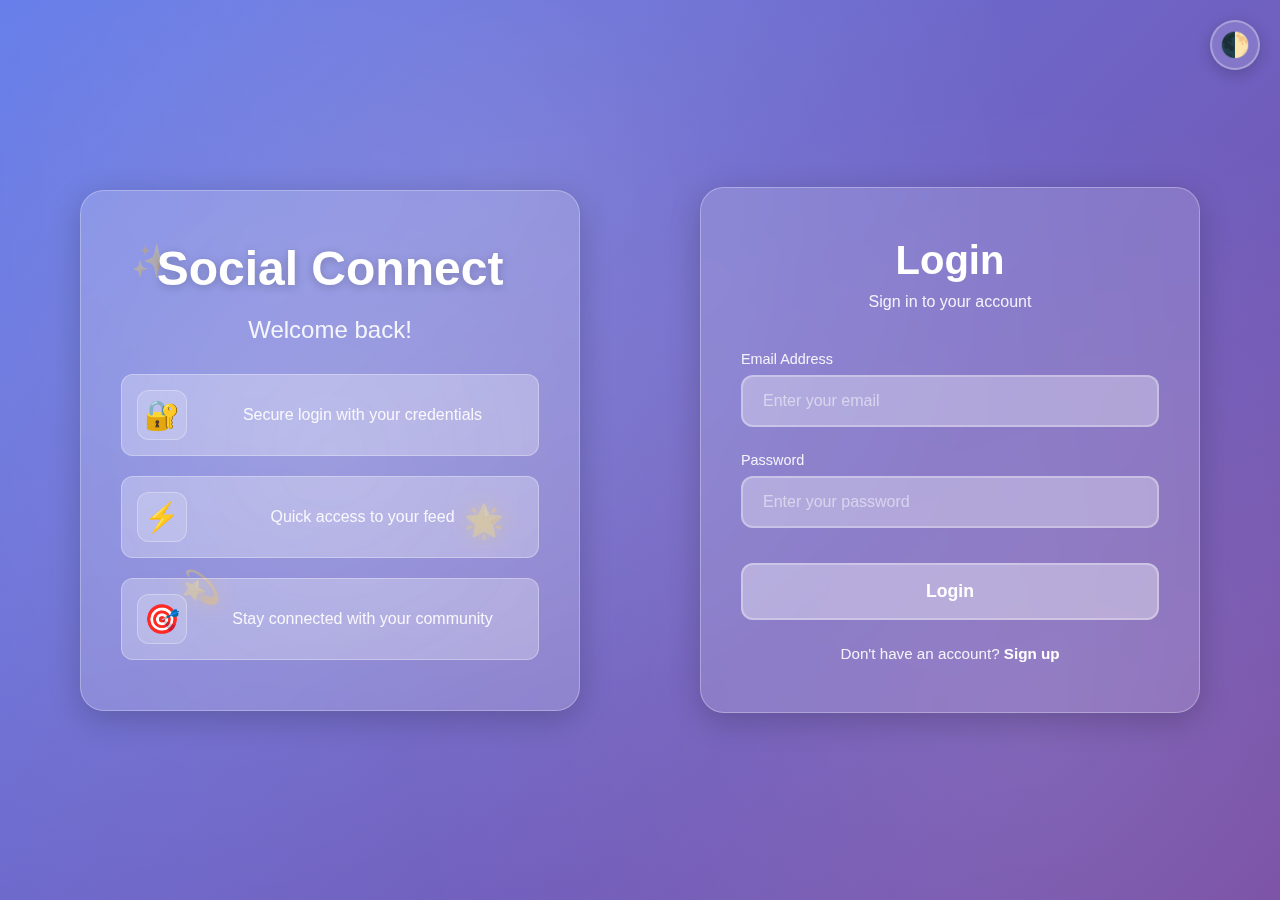
<file: login.html>
<!DOCTYPE html>
<html lang="en">
<head>
    <meta charset="UTF-8">
    <meta name="viewport" content="width=device-width, initial-scale=1.0">
    <title>Login - Social Connect</title>
<link rel="stylesheet" href="./login.css">
</head>
<body>
    <!-- Theme Toggle Button -->
    <button class="theme-toggle" id="themeToggle" aria-label="Toggle theme">
        🌓
    </button>

    <div class="container">
        <!-- Left Section: Visual/Branding -->
        <div class="visual-section">
            <div class="brand-card">
                <div class="floating-icon">✨</div>
                <div class="floating-icon">🌟</div>
                <div class="floating-icon">💫</div>
                <div class="logo">Social Connect</div>
                <div class="welcome-text">Welcome back!</div>
                
                <div class="features">
                    <div class="feature-item">
                        <div class="feature-icon">🔐</div>
                        <div class="feature-text">Secure login with your credentials</div>
                    </div>
                    <div class="feature-item">
                        <div class="feature-icon">⚡</div>
                        <div class="feature-text">Quick access to your feed</div>
                    </div>
                    <div class="feature-item">
                        <div class="feature-icon">🎯</div>
                        <div class="feature-text">Stay connected with your community</div>
                    </div>
                </div>
            </div>
        </div>

        <!-- Right Section: Login Form -->
        <div class="form-section">
            <div class="form-card">
                <h1 class="form-title">Login</h1>
                <p class="form-subtitle">Sign in to your account</p>

                <form id="loginForm">
                    <div class="form-group">
                        <label for="email" class="form-label">Email Address</label>
                        <input 
                            type="email" 
                            id="email" 
                            name="email" 
                            class="form-input" 
                            placeholder="Enter your email"
                            required
                        >
                        <div class="error-message" id="emailError"></div>
                    </div>

                    <div class="form-group">
                        <label for="password" class="form-label">Password</label>
                        <input 
                            type="password" 
                            id="password" 
                            name="password" 
                            class="form-input" 
                            placeholder="Enter your password"
                            required
                        >
                        <div class="error-message" id="passwordError"></div>
                    </div>

                    <button type="submit" class="login-button">
                        <span>Login</span>
                    </button>
                </form>

                <div class="signup-link">
                    Don't have an account? <a href="index.html">Sign up</a>
                </div>
            </div>
        </div>
    </div>

<script src="./login.js"></script>
</body>
</html>
</file>
<file: style.css>
:root {
            /* Light mode colors */
            --bg-primary: linear-gradient(135deg, #667eea 0%, #764ba2 100%);
            --bg-secondary: rgba(255, 255, 255, 0.1);
            --bg-glass: rgba(255, 255, 255, 0.15);
            --text-primary: #ffffff;
            --text-secondary: rgba(255, 255, 255, 0.9);
            --input-bg: rgba(255, 255, 255, 0.2);
            --input-border: rgba(255, 255, 255, 0.3);
            --button-bg: rgba(255, 255, 255, 0.25);
            --button-hover: rgba(255, 255, 255, 0.35);
            --shadow: rgba(0, 0, 0, 0.2);
        }

        [data-theme="dark"] {
            --bg-primary: linear-gradient(135deg, #1a1a2e 0%, #393a3d 100%);
            --bg-secondary: rgba(0, 0, 0, 0.3);
            --bg-glass: rgba(255, 255, 255, 0.05);
            --text-primary: #ffffff;
            --text-secondary: rgba(255, 255, 255, 0.8);
            --input-bg: rgba(255, 255, 255, 0.1);
            --input-border: rgba(255, 255, 255, 0.2);
            --button-bg: rgba(255, 255, 255, 0.15);
            --button-hover: rgba(255, 255, 255, 0.25);
            --shadow: rgba(0, 0, 0, 0.5);
        }

        * {
            margin: 0;
            padding: 0;
            box-sizing: border-box;
        }

        body {
            font-family: -apple-system, BlinkMacSystemFont, 'Segoe UI', Roboto, Oxygen, Ubuntu, Cantarell, sans-serif;
            min-height: 100vh;
            background: var(--bg-primary);
            display: flex;
            align-items: center;
            justify-content: center;
            padding: 20px;
            position: relative;
            overflow-x: hidden;
        }

        /* Animated background particles */
        body::before {
            content: '';
            position: absolute;
            width: 100%;
            height: 100%;
            top: 0;
            left: 0;
            background-image: 
                radial-gradient(circle at 20% 50%, rgba(255, 255, 255, 0.1) 0%, transparent 50%),
                radial-gradient(circle at 80% 80%, rgba(255, 255, 255, 0.1) 0%, transparent 50%),
                radial-gradient(circle at 40% 20%, rgba(255, 255, 255, 0.1) 0%, transparent 50%);
            animation: float 20s ease-in-out infinite;
            pointer-events: none;
        }

        @keyframes float {
            0%, 100% { transform: translateY(0) rotate(0deg); }
            50% { transform: translateY(-20px) rotate(5deg); }
        }

        .container {
            width: 100%;
            max-width: 1200px;
            display: grid;
            grid-template-columns: 1fr 1fr;
            gap: 40px;
            align-items: center;
            position: relative;
            z-index: 1;
        }

        /* Left Section - Visual/Branding */
        .visual-section {
            display: flex;
            flex-direction: column;
            justify-content: center;
            align-items: center;
            padding: 40px;
            animation: fadeInLeft 0.8s ease-out;
        }

        @keyframes fadeInLeft {
            from {
                opacity: 0;
                transform: translateX(-30px);
            }
            to {
                opacity: 1;
                transform: translateX(0);
            }
        }

        .brand-card {
            background: var(--bg-glass);
            backdrop-filter: blur(20px);
            -webkit-backdrop-filter: blur(20px);
            border-radius: 24px;
            padding: 50px 40px;
            box-shadow: 0 8px 32px var(--shadow);
            border: 1px solid var(--input-border);
            width: 100%;
            text-align: center;
            position: relative;
            overflow: hidden;
        }

        .brand-card::before {
            content: '';
            position: absolute;
            top: -50%;
            left: -50%;
            width: 200%;
            height: 200%;
            background: radial-gradient(circle, rgba(255, 255, 255, 0.1) 0%, transparent 70%);
            animation: rotate 15s linear infinite;
        }

        @keyframes rotate {
            from { transform: rotate(0deg); }
            to { transform: rotate(360deg); }
        }

        .logo {
            font-size: 3rem;
            font-weight: 700;
            color: var(--text-primary);
            margin-bottom: 20px;
            position: relative;
            z-index: 1;
            text-shadow: 0 2px 10px var(--shadow);
        }

        .welcome-text {
            font-size: 1.5rem;
            color: var(--text-secondary);
            margin-bottom: 30px;
            position: relative;
            z-index: 1;
            font-weight: 300;
        }

        .features {
            display: flex;
            flex-direction: column;
            gap: 20px;
            margin-top: 30px;
            position: relative;
            z-index: 1;
        }

        .feature-item {
            display: flex;
            align-items: center;
            gap: 15px;
            padding: 15px;
            background: var(--bg-secondary);
            border-radius: 12px;
            backdrop-filter: blur(10px);
            -webkit-backdrop-filter: blur(10px);
            border: 1px solid var(--input-border);
            transition: transform 0.3s ease, box-shadow 0.3s ease;
            animation: fadeInUp 0.8s ease-out backwards;
        }

        .feature-item:nth-child(1) { animation-delay: 0.2s; }
        .feature-item:nth-child(2) { animation-delay: 0.4s; }
        .feature-item:nth-child(3) { animation-delay: 0.6s; }

        @keyframes fadeInUp {
            from {
                opacity: 0;
                transform: translateY(20px);
            }
            to {
                opacity: 1;
                transform: translateY(0);
            }
        }

        .feature-item:hover {
            transform: translateY(-5px);
            box-shadow: 0 8px 20px var(--shadow);
        }

        .feature-icon {
            font-size: 1.8rem;
            width: 50px;
            height: 50px;
            display: flex;
            align-items: center;
            justify-content: center;
            background: var(--bg-glass);
            border-radius: 12px;
            border: 1px solid var(--input-border);
        }

        .feature-text {
            color: var(--text-secondary);
            font-size: 1rem;
            flex: 1;
        }

        /* Right Section - Signup Form */
        .form-section {
            display: flex;
            flex-direction: column;
            justify-content: center;
            padding: 40px;
            animation: fadeInRight 0.8s ease-out;
        }

        @keyframes fadeInRight {
            from {
                opacity: 0;
                transform: translateX(30px);
            }
            to {
                opacity: 1;
                transform: translateX(0);
            }
        }

        .form-card {
            background: var(--bg-glass);
            backdrop-filter: blur(20px);
            -webkit-backdrop-filter: blur(20px);
            border-radius: 24px;
            padding: 50px 40px;
            box-shadow: 0 8px 32px var(--shadow);
            border: 1px solid var(--input-border);
        }

        .form-title {
            font-size: 2.5rem;
            font-weight: 700;
            color: var(--text-primary);
            margin-bottom: 10px;
            text-align: center;
        }

        .form-subtitle {
            font-size: 1rem;
            color: var(--text-secondary);
            margin-bottom: 40px;
            text-align: center;
        }

        .form-group {
            margin-bottom: 25px;
            position: relative;
        }

        .form-label {
            display: block;
            color: var(--text-secondary);
            font-size: 0.9rem;
            margin-bottom: 8px;
            font-weight: 500;
        }

        .form-input {
            width: 100%;
            padding: 15px 20px;
            background: var(--input-bg);
            border: 2px solid var(--input-border);
            border-radius: 12px;
            color: var(--text-primary);
            font-size: 1rem;
            transition: all 0.3s ease;
            backdrop-filter: blur(10px);
            -webkit-backdrop-filter: blur(10px);
            outline: none;
        }

        .form-input::placeholder {
            color: rgba(255, 255, 255, 0.5);
        }

        .form-input:focus {
            border-color: rgba(255, 255, 255, 0.6);
            background: var(--button-hover);
            box-shadow: 0 0 0 4px rgba(255, 255, 255, 0.1),
                        0 0 20px rgba(255, 255, 255, 0.2);
            transform: translateY(-2px);
        }

        .signup-button {
            width: 100%;
            padding: 16px;
            background: var(--button-bg);
            border: 2px solid var(--input-border);
            border-radius: 12px;
            color: var(--text-primary);
            font-size: 1.1rem;
            font-weight: 600;
            cursor: pointer;
            transition: all 0.3s ease;
            backdrop-filter: blur(10px);
            -webkit-backdrop-filter: blur(10px);
            margin-top: 10px;
            position: relative;
            overflow: hidden;
        }

        .signup-button::before {
            content: '';
            position: absolute;
            top: 50%;
            left: 50%;
            width: 0;
            height: 0;
            border-radius: 50%;
            background: rgba(255, 255, 255, 0.3);
            transform: translate(-50%, -50%);
            transition: width 0.6s, height 0.6s;
        }

        .signup-button:hover::before {
            width: 300px;
            height: 300px;
        }

        .signup-button:hover {
            background: var(--button-hover);
            box-shadow: 0 0 30px rgba(255, 255, 255, 0.3),
                        0 8px 20px var(--shadow);
            transform: translateY(-2px);
        }

        .signup-button:active {
            transform: translateY(0);
        }

        .signup-button span {
            position: relative;
            z-index: 1;
        }

        .login-link {
            text-align: center;
            margin-top: 25px;
            color: var(--text-secondary);
            font-size: 0.95rem;
        }

        .login-link a {
            color: var(--text-primary);
            text-decoration: none;
            font-weight: 600;
            transition: all 0.3s ease;
            position: relative;
        }

        .login-link a::after {
            content: '';
            position: absolute;
            bottom: -2px;
            left: 0;
            width: 0;
            height: 2px;
            background: var(--text-primary);
            transition: width 0.3s ease;
        }

        .login-link a:hover::after {
            width: 100%;
        }

        .login-link a:hover {
            text-shadow: 0 0 10px rgba(255, 255, 255, 0.5);
        }

        /* Theme Toggle */
        .theme-toggle {
            position: fixed;
            top: 20px;
            right: 20px;
            width: 50px;
            height: 50px;
            border-radius: 50%;
            background: var(--bg-glass);
            backdrop-filter: blur(20px);
            -webkit-backdrop-filter: blur(20px);
            border: 2px solid var(--input-border);
            color: var(--text-primary);
            font-size: 1.5rem;
            cursor: pointer;
            display: flex;
            align-items: center;
            justify-content: center;
            transition: all 0.3s ease;
            z-index: 1000;
            box-shadow: 0 4px 15px var(--shadow);
        }

        .theme-toggle:hover {
            transform: rotate(180deg) scale(1.1);
            box-shadow: 0 6px 20px var(--shadow);
        }

        /* Responsive Design */
        @media (max-width: 968px) {
            .container {
                grid-template-columns: 1fr;
                gap: 30px;
                max-width: 600px;
            }

            .visual-section {
                padding: 20px;
            }

            .form-section {
                padding: 20px;
            }

            .brand-card,
            .form-card {
                padding: 40px 30px;
            }

            .logo {
                font-size: 2.5rem;
            }

            .welcome-text {
                font-size: 1.3rem;
            }

            .form-title {
                font-size: 2rem;
            }
        }

        @media (max-width: 480px) {
            body {
                padding: 10px;
            }

            .brand-card,
            .form-card {
                padding: 30px 20px;
                border-radius: 20px;
            }

            .logo {
                font-size: 2rem;
            }

            .welcome-text {
                font-size: 1.1rem;
            }

            .form-title {
                font-size: 1.8rem;
            }

            .feature-item {
                padding: 12px;
            }

            .feature-icon {
                width: 40px;
                height: 40px;
                font-size: 1.5rem;
            }

            .theme-toggle {
                width: 45px;
                height: 45px;
                font-size: 1.3rem;
            }
        }

        /* Error message styling */
        .error-message {
            color: #ff6b6b;
            font-size: 0.85rem;
            margin-top: 5px;
            display: none;
        }

        .form-input.error {
            border-color: #ff6b6b;
        }

        .form-input.error:focus {
            box-shadow: 0 0 0 4px rgba(255, 107, 107, 0.2);
        }
</file>
<file: create-post.css>
:root {
            /* Light mode colors */
            --bg-primary: linear-gradient(135deg, #667eea 0%, #764ba2 100%);
            --bg-secondary: rgba(255, 255, 255, 0.1);
            --bg-glass: rgba(255, 255, 255, 0.15);
            --text-primary: #ffffff;
            --text-secondary: rgba(255, 255, 255, 0.9);
            --input-bg: rgba(255, 255, 255, 0.2);
            --input-border: rgba(255, 255, 255, 0.3);
            --button-bg: rgba(255, 255, 255, 0.25);
            --button-hover: rgba(255, 255, 255, 0.35);
            --shadow: rgba(0, 0, 0, 0.2);
        }

        [data-theme="dark"] {
            --bg-primary: linear-gradient(135deg, #1a1a2e 0%, #16213e 100%);
            --bg-secondary: rgba(0, 0, 0, 0.3);
            --bg-glass: rgba(255, 255, 255, 0.05);
            --text-primary: #ffffff;
            --text-secondary: rgba(255, 255, 255, 0.8);
            --input-bg: rgba(255, 255, 255, 0.1);
            --input-border: rgba(255, 255, 255, 0.2);
            --button-bg: rgba(255, 255, 255, 0.15);
            --button-hover: rgba(255, 255, 255, 0.25);
            --shadow: rgba(0, 0, 0, 0.5);
        }

        * {
            margin: 0;
            padding: 0;
            box-sizing: border-box;
        }

        body {
            font-family: -apple-system, BlinkMacSystemFont, 'Segoe UI', Roboto, Oxygen, Ubuntu, Cantarell, sans-serif;
            min-height: 100vh;
            background: var(--bg-primary);
            padding: 20px;
            position: relative;
            overflow-x: hidden;
        }

        /* Animated background particles */
        body::before {
            content: '';
            position: fixed;
            width: 100%;
            height: 100%;
            top: 0;
            left: 0;
            background-image: 
                radial-gradient(circle at 20% 50%, rgba(255, 255, 255, 0.1) 0%, transparent 50%),
                radial-gradient(circle at 80% 80%, rgba(255, 255, 255, 0.1) 0%, transparent 50%),
                radial-gradient(circle at 40% 20%, rgba(255, 255, 255, 0.1) 0%, transparent 50%);
            animation: float 20s ease-in-out infinite;
            pointer-events: none;
            z-index: 0;
        }

        @keyframes float {
            0%, 100% { transform: translateY(0) rotate(0deg); }
            50% { transform: translateY(-20px) rotate(5deg); }
        }

        .container {
            width: 100%;
            max-width: 1400px;
            margin: 0 auto;
            position: relative;
            z-index: 1;
        }

        /* Header */
        .header {
            background: var(--bg-glass);
            backdrop-filter: blur(20px);
            -webkit-backdrop-filter: blur(20px);
            border-radius: 24px;
            padding: 20px 30px;
            box-shadow: 0 8px 32px var(--shadow);
            border: 1px solid var(--input-border);
            display: flex;
            align-items: center;
            gap: 20px;
            flex-wrap: wrap;
            width: 100%;
            margin-bottom: 20px;
            animation: fadeIn 0.6s ease-out;
        }

        @keyframes fadeIn {
            from {
                opacity: 0;
                transform: translateY(10px);
            }
            to {
                opacity: 1;
                transform: translateY(0);
            }
        }

        .header-desktop {
            display: flex;
        }

        .header-mobile {
            display: none;
        }

        .header-top-row {
            display: none;
        }

        .header-logo {
            font-size: 1.5rem;
            font-weight: 700;
            color: var(--text-primary);
            text-shadow: 0 2px 10px var(--shadow);
            text-decoration: none;
        }

        .header-icons {
            display: flex;
            gap: 15px;
            align-items: center;
            margin-left: auto;
        }

        .icon-button {
            width: 45px;
            height: 45px;
            border-radius: 50%;
            background: var(--button-bg);
            border: 2px solid var(--input-border);
            color: var(--text-primary);
            font-size: 1.3rem;
            cursor: pointer;
            display: flex;
            align-items: center;
            justify-content: center;
            transition: all 0.3s ease;
            backdrop-filter: blur(10px);
            -webkit-backdrop-filter: blur(10px);
            text-decoration: none;
        }

        .icon-button:hover {
            background: var(--button-hover);
            transform: translateY(-2px) scale(1.05);
            box-shadow: 0 4px 15px var(--shadow);
        }

        /* Create Post Section */
        .create-post-section {
            background: var(--bg-glass);
            backdrop-filter: blur(20px);
            -webkit-backdrop-filter: blur(20px);
            border-radius: 24px;
            padding: 25px 30px;
            box-shadow: 0 8px 32px var(--shadow);
            border: 1px solid var(--input-border);
            animation: fadeIn 0.6s ease-out;
            animation-delay: 0.2s;
            animation-fill-mode: both;
        }

        .form-title {
            font-size: 1.8rem;
            font-weight: 700;
            color: var(--text-primary);
            margin-bottom: 20px;
            text-align: center;
        }

        .form-group {
            margin-bottom: 18px;
            position: relative;
        }

        .form-label {
            display: block;
            color: var(--text-secondary);
            font-size: 0.9rem;
            margin-bottom: 8px;
            font-weight: 500;
        }

        .form-textarea {
            width: 100%;
            padding: 15px 20px;
            background: var(--input-bg);
            border: 2px solid var(--input-border);
            border-radius: 12px;
            color: var(--text-primary);
            font-size: 1rem;
            transition: all 0.3s ease;
            backdrop-filter: blur(10px);
            -webkit-backdrop-filter: blur(10px);
            outline: none;
            resize: vertical;
            min-height: 120px;
            font-family: inherit;
        }

        .form-textarea::placeholder {
            color: rgba(255, 255, 255, 0.5);
        }

        .form-textarea:focus {
            border-color: rgba(255, 255, 255, 0.6);
            background: var(--button-hover);
            box-shadow: 0 0 0 4px rgba(255, 255, 255, 0.1),
                        0 0 20px rgba(255, 255, 255, 0.2);
            transform: translateY(-2px);
        }

        .form-input {
            width: 100%;
            padding: 15px 20px;
            background: var(--input-bg);
            border: 2px solid var(--input-border);
            border-radius: 12px;
            color: var(--text-primary);
            font-size: 1rem;
            transition: all 0.3s ease;
            backdrop-filter: blur(10px);
            -webkit-backdrop-filter: blur(10px);
            outline: none;
        }

        .form-input::placeholder {
            color: rgba(255, 255, 255, 0.5);
        }

        .form-input:focus {
            border-color: rgba(255, 255, 255, 0.6);
            background: var(--button-hover);
            box-shadow: 0 0 0 4px rgba(255, 255, 255, 0.1),
                        0 0 20px rgba(255, 255, 255, 0.2);
            transform: translateY(-2px);
        }

        /* Emoji Picker */
        .emoji-picker-container {
            position: relative;
        }

        .emoji-trigger {
            width: 100%;
            padding: 15px 20px;
            background: var(--input-bg);
            border: 2px solid var(--input-border);
            border-radius: 12px;
            color: var(--text-primary);
            font-size: 1rem;
            cursor: pointer;
            transition: all 0.3s ease;
            backdrop-filter: blur(10px);
            -webkit-backdrop-filter: blur(10px);
            display: flex;
            align-items: center;
            justify-content: space-between;
        }

        .emoji-trigger:hover {
            border-color: rgba(255, 255, 255, 0.6);
            background: var(--button-hover);
            transform: translateY(-2px);
        }

        .emoji-picker {
            display: none;
            position: absolute;
            bottom: 100%;
            left: 0;
            right: 0;
            margin-bottom: 10px;
            background: var(--bg-glass);
            backdrop-filter: blur(20px);
            -webkit-backdrop-filter: blur(20px);
            border-radius: 12px;
            padding: 15px;
            box-shadow: 0 8px 32px var(--shadow);
            border: 1px solid var(--input-border);
            z-index: 10;
            max-height: 250px;
            overflow-y: auto;
        }

        .emoji-picker.active {
            display: block;
            animation: slideDown 0.3s ease-out;
        }

        @keyframes slideDown {
            from {
                opacity: 0;
                transform: translateY(-10px);
            }
            to {
                opacity: 1;
                transform: translateY(0);
            }
        }

        .emoji-grid {
            display: grid;
            grid-template-columns: repeat(8, 1fr);
            gap: 8px;
        }

        .emoji-item {
            font-size: 1.5rem;
            padding: 8px;
            cursor: pointer;
            border-radius: 8px;
            transition: all 0.2s ease;
            text-align: center;
        }

        .emoji-item:hover {
            background: var(--button-hover);
            transform: scale(1.2);
        }

        .post-button {
            width: 100%;
            padding: 16px;
            background: var(--button-bg);
            border: 2px solid var(--input-border);
            border-radius: 12px;
            color: var(--text-primary);
            font-size: 1.1rem;
            font-weight: 600;
            cursor: pointer;
            transition: all 0.3s ease;
            backdrop-filter: blur(10px);
            -webkit-backdrop-filter: blur(10px);
            margin-top: 10px;
            position: relative;
            overflow: hidden;
        }

        .post-button::before {
            content: '';
            position: absolute;
            top: 50%;
            left: 50%;
            width: 0;
            height: 0;
            border-radius: 50%;
            background: rgba(255, 255, 255, 0.3);
            transform: translate(-50%, -50%);
            transition: width 0.6s, height 0.6s;
        }

        .post-button:hover::before {
            width: 300px;
            height: 300px;
        }

        .post-button:hover {
            background: var(--button-hover);
            box-shadow: 0 0 30px rgba(255, 255, 255, 0.3),
                        0 8px 20px var(--shadow);
            transform: translateY(-2px);
        }

        .post-button:active {
            transform: translateY(0);
        }

        .post-button:disabled {
            opacity: 0.6;
            cursor: not-allowed;
        }

        .post-button span {
            position: relative;
            z-index: 1;
        }

        /* Modals */
        .modal {
            display: none;
            position: fixed;
            top: 0;
            left: 0;
            width: 100%;
            height: 100%;
            background: rgba(0, 0, 0, 0.5);
            backdrop-filter: blur(5px);
            -webkit-backdrop-filter: blur(5px);
            z-index: 2000;
            align-items: center;
            justify-content: center;
            animation: fadeIn 0.3s ease-out;
        }

        .modal.active {
            display: flex;
        }

        .modal-content {
            background: var(--bg-glass);
            backdrop-filter: blur(20px);
            -webkit-backdrop-filter: blur(20px);
            border-radius: 24px;
            padding: 40px;
            box-shadow: 0 8px 32px var(--shadow);
            border: 1px solid var(--input-border);
            max-width: 500px;
            width: 90%;
            max-height: 90vh;
            overflow-y: auto;
            animation: slideIn 0.3s ease-out;
            position: relative;
        }

        @keyframes slideIn {
            from {
                opacity: 0;
                transform: translateY(-30px);
            }
            to {
                opacity: 1;
                transform: translateY(0);
            }
        }

        .modal-header {
            display: flex;
            justify-content: space-between;
            align-items: center;
            margin-bottom: 25px;
        }

        .modal-title {
            font-size: 2rem;
            font-weight: 700;
            color: var(--text-primary);
        }

        .close-button {
            width: 40px;
            height: 40px;
            border-radius: 50%;
            background: var(--button-bg);
            border: 2px solid var(--input-border);
            color: var(--text-primary);
            font-size: 1.5rem;
            cursor: pointer;
            display: flex;
            align-items: center;
            justify-content: center;
            transition: all 0.3s ease;
            backdrop-filter: blur(10px);
            -webkit-backdrop-filter: blur(10px);
        }

        .close-button:hover {
            background: var(--button-hover);
            transform: rotate(90deg) scale(1.1);
        }

        .profile-content {
            text-align: center;
        }

        .profile-content .profile-section {
            text-align: left;
        }

        .profile-pic-large {
            width: 120px;
            height: 120px;
            border-radius: 50%;
            background: var(--bg-secondary);
            display: flex;
            align-items: center;
            justify-content: center;
            font-size: 3rem;
            border: 3px solid var(--input-border);
            margin: 0 auto 20px;
        }

        .profile-name {
            font-size: 1.8rem;
            font-weight: 700;
            color: var(--text-primary);
            margin-bottom: 10px;
        }

        .profile-email {
            font-size: 1rem;
            color: var(--text-secondary);
            margin-bottom: 10px;
        }

        .profile-info {
            font-size: 0.9rem;
            color: var(--text-secondary);
            margin-bottom: 5px;
        }

        .profile-info-label {
            font-weight: 600;
            color: var(--text-primary);
        }

        .profile-stats {
            display: grid;
            grid-template-columns: repeat(2, 1fr);
            gap: 15px;
            margin-top: 25px;
        }

        .stat-item {
            background: var(--bg-secondary);
            padding: 20px;
            border-radius: 12px;
            border: 1px solid var(--input-border);
            text-align: center;
        }

        .stat-value {
            font-size: 2rem;
            font-weight: 700;
            color: var(--text-primary);
            margin-bottom: 5px;
        }

        .stat-label {
            font-size: 0.9rem;
            color: var(--text-secondary);
        }

        .profile-section {
            margin-top: 25px;
            padding-top: 25px;
            border-top: 1px solid var(--input-border);
            text-align: left;
        }

        .profile-section-title {
            font-size: 1.2rem;
            font-weight: 600;
            color: var(--text-primary);
            margin-bottom: 15px;
        }

        .profile-bio {
            background: var(--bg-secondary);
            padding: 15px;
            border-radius: 12px;
            border: 1px solid var(--input-border);
            color: var(--text-primary);
            font-size: 0.95rem;
            line-height: 1.6;
            min-height: 60px;
            word-wrap: break-word;
        }

        .profile-bio-textarea {
            width: 100%;
            padding: 15px;
            background: var(--input-bg);
            border: 2px solid var(--input-border);
            border-radius: 12px;
            color: var(--text-primary);
            font-size: 0.95rem;
            font-family: inherit;
            resize: vertical;
            min-height: 100px;
            outline: none;
            transition: all 0.3s ease;
            backdrop-filter: blur(10px);
            -webkit-backdrop-filter: blur(10px);
        }

        .profile-bio-textarea::placeholder {
            color: rgba(255, 255, 255, 0.5);
        }

        .profile-bio-textarea:focus {
            border-color: rgba(255, 255, 255, 0.6);
            background: var(--button-hover);
            box-shadow: 0 0 0 4px rgba(255, 255, 255, 0.1);
        }

        .profile-about-item {
            display: flex;
            justify-content: space-between;
            align-items: center;
            padding: 12px 15px;
            background: var(--bg-secondary);
            border-radius: 12px;
            border: 1px solid var(--input-border);
            margin-bottom: 10px;
        }

        .profile-about-label {
            color: var(--text-secondary);
            font-size: 0.95rem;
            font-weight: 500;
        }

        .profile-about-value {
            color: var(--text-primary);
            font-size: 0.95rem;
        }

        .profile-about-input {
            padding: 8px 12px;
            background: var(--input-bg);
            border: 2px solid var(--input-border);
            border-radius: 8px;
            color: var(--text-primary);
            font-size: 0.95rem;
            outline: none;
            transition: all 0.3s ease;
            backdrop-filter: blur(10px);
            -webkit-backdrop-filter: blur(10px);
            flex: 1;
            max-width: 200px;
        }

        .profile-about-input:focus {
            border-color: rgba(255, 255, 255, 0.6);
            background: var(--button-hover);
        }

        .profile-about-select {
            padding: 8px 12px;
            background: var(--input-bg);
            border: 2px solid var(--input-border);
            border-radius: 8px;
            color: var(--text-primary);
            font-size: 0.95rem;
            outline: none;
            transition: all 0.3s ease;
            backdrop-filter: blur(10px);
            -webkit-backdrop-filter: blur(10px);
            flex: 1;
            max-width: 200px;
            cursor: pointer;
        }

        .profile-about-select:focus {
            border-color: rgba(255, 255, 255, 0.6);
            background: var(--button-hover);
        }

        .profile-about-select option {
            background: var(--bg-primary);
            color: var(--text-primary);
        }

        .change-pic-button {
            margin: 15px auto;
            padding: 10px 20px;
            background: var(--button-bg);
            border: 2px solid var(--input-border);
            border-radius: 12px;
            color: var(--text-primary);
            font-size: 0.9rem;
            font-weight: 500;
            cursor: pointer;
            transition: all 0.3s ease;
            backdrop-filter: blur(10px);
            -webkit-backdrop-filter: blur(10px);
            display: block;
        }

        .change-pic-button:hover {
            background: var(--button-hover);
            transform: translateY(-2px);
            box-shadow: 0 4px 15px var(--shadow);
        }

        .save-bio-button {
            margin-top: 10px;
            padding: 10px 20px;
            background: var(--button-bg);
            border: 2px solid var(--input-border);
            border-radius: 12px;
            color: var(--text-primary);
            font-size: 0.9rem;
            font-weight: 500;
            cursor: pointer;
            transition: all 0.3s ease;
            backdrop-filter: blur(10px);
            -webkit-backdrop-filter: blur(10px);
            width: 100%;
        }

        .save-bio-button:hover {
            background: var(--button-hover);
            transform: translateY(-2px);
            box-shadow: 0 4px 15px var(--shadow);
        }

        .profile-posts-section {
            margin-top: 25px;
            padding-top: 25px;
            border-top: 1px solid var(--input-border);
        }

        .profile-posts-title {
            font-size: 1.2rem;
            font-weight: 600;
            color: var(--text-primary);
            margin-bottom: 15px;
            text-align: left;
        }

        .profile-post-card {
            background: var(--bg-secondary);
            border-radius: 12px;
            border: 1px solid var(--input-border);
            padding: 15px;
            margin-bottom: 15px;
            transition: all 0.3s ease;
        }

        .profile-post-card:hover {
            transform: translateY(-2px);
            box-shadow: 0 4px 15px var(--shadow);
        }

        .profile-post-header {
            display: flex;
            align-items: center;
            gap: 10px;
            margin-bottom: 10px;
        }

        .profile-post-pic {
            width: 35px;
            height: 35px;
            border-radius: 50%;
            background: var(--bg-glass);
            display: flex;
            align-items: center;
            justify-content: center;
            font-size: 1rem;
            border: 2px solid var(--input-border);
        }

        .profile-post-username {
            font-size: 0.95rem;
            font-weight: 600;
            color: var(--text-primary);
        }

        .profile-post-timestamp {
            font-size: 0.8rem;
            color: var(--text-secondary);
            margin-left: auto;
        }

        .profile-post-content {
            color: var(--text-primary);
            font-size: 0.9rem;
            line-height: 1.6;
            word-wrap: break-word;
            margin-bottom: 10px;
        }

        .profile-post-content.expanded {
            max-height: none;
        }

        .profile-post-content.collapsed {
            max-height: 100px;
            overflow: hidden;
            position: relative;
        }

        .profile-post-content.collapsed::after {
            content: '';
            position: absolute;
            bottom: 0;
            left: 0;
            right: 0;
            height: 40px;
            background: linear-gradient(to bottom, transparent, var(--bg-secondary));
        }

        .profile-post-image {
            width: 100%;
            border-radius: 8px;
            margin-bottom: 10px;
            max-height: 300px;
            object-fit: cover;
            border: 1px solid var(--input-border);
        }

        .profile-post-actions {
            display: flex;
            align-items: center;
            gap: 15px;
            padding-top: 10px;
            border-top: 1px solid var(--input-border);
        }

        .profile-post-like {
            display: flex;
            align-items: center;
            gap: 5px;
            color: var(--text-primary);
            font-size: 0.85rem;
            cursor: pointer;
        }

        .profile-post-like.liked {
            color: rgba(255, 107, 107, 0.9);
        }

        .read-more-btn {
            background: transparent;
            border: none;
            color: var(--text-secondary);
            font-size: 0.85rem;
            cursor: pointer;
            padding: 5px 0;
            margin-top: 5px;
            text-decoration: underline;
            transition: color 0.3s ease;
        }

        .read-more-btn:hover {
            color: var(--text-primary);
        }

        .profile-posts-empty {
            text-align: center;
            padding: 30px 20px;
            color: var(--text-secondary);
            font-size: 0.9rem;
        }

        .settings-content {
            display: flex;
            flex-direction: column;
            gap: 20px;
        }

        .setting-item {
            display: flex;
            justify-content: space-between;
            align-items: center;
            padding: 15px;
            background: var(--bg-secondary);
            border-radius: 12px;
            border: 1px solid var(--input-border);
        }

        .setting-label {
            color: var(--text-primary);
            font-size: 1rem;
            font-weight: 500;
        }

        .toggle-switch {
            width: 60px;
            height: 30px;
            background: var(--input-bg);
            border: 2px solid var(--input-border);
            border-radius: 15px;
            position: relative;
            cursor: pointer;
            transition: all 0.3s ease;
        }

        .toggle-switch.active {
            background: var(--button-hover);
            border-color: rgba(255, 255, 255, 0.6);
        }

        .toggle-switch::after {
            content: '';
            position: absolute;
            width: 22px;
            height: 22px;
            background: var(--text-primary);
            border-radius: 50%;
            top: 2px;
            left: 2px;
            transition: all 0.3s ease;
        }

        .toggle-switch.active::after {
            left: 32px;
        }

        .settings-buttons {
            display: flex;
            flex-direction: column;
            gap: 12px;
            margin-top: 4px;
        }

        .settings-button {
            width: 100%;
            padding: 12px 20px;
            background: var(--button-bg);
            border: 2px solid var(--input-border);
            border-radius: 12px;
            color: var(--text-primary);
            font-size: 1rem;
            font-weight: 500;
            cursor: pointer;
            transition: all 0.3s ease;
            backdrop-filter: blur(10px);
            -webkit-backdrop-filter: blur(10px);
            text-align: center;
        }

        .settings-button:hover {
            background: var(--button-hover);
            transform: translateY(-2px);
            box-shadow: 0 4px 15px var(--shadow);
        }

        /* Error message styling */
        .error-message {
            color: #ff6b6b;
            font-size: 0.85rem;
            margin-top: 5px;
            display: none;
        }

        .form-textarea.error,
        .form-input.error {
            border-color: #ff6b6b;
        }

        .form-textarea.error:focus,
        .form-input.error:focus {
            box-shadow: 0 0 0 4px rgba(255, 107, 107, 0.2);
        }

        /* Responsive Design */
        @media (max-width: 968px) {
            .header {
                flex-direction: column;
                align-items: stretch;
                padding: 15px 20px;
            }

            .header-desktop {
                display: none !important;
            }

            .header-mobile {
                display: block;
            }

            .header-top-row {
                display: flex;
                align-items: center;
                justify-content: space-between;
                width: 100%;
                margin-bottom: 15px;
            }

            .header-logo {
                font-size: 1.3rem;
            }

            .header-icons {
                margin-left: 0;
            }

            .icon-button {
                width: 40px;
                height: 40px;
                font-size: 1.1rem;
            }

            .create-post-section {
                padding: 20px 25px;
            }

            .form-title {
                font-size: 1.6rem;
            }

            .emoji-grid {
                grid-template-columns: repeat(6, 1fr);
            }
        }

        @media (max-width: 480px) {
            body {
                padding: 10px;
            }

            .header {
                padding: 12px 15px;
            }

            .header-logo {
                font-size: 1.1rem;
            }

            .create-post-section {
                padding: 18px 20px;
                border-radius: 20px;
            }

            .form-title {
                font-size: 1.4rem;
                margin-bottom: 15px;
            }

            .form-group {
                margin-bottom: 15px;
            }

            .form-textarea {
                min-height: 100px;
                padding: 12px 18px;
                font-size: 0.95rem;
            }

            .form-input {
                padding: 12px 18px;
                font-size: 0.95rem;
            }

            .emoji-trigger {
                padding: 12px 18px;
                font-size: 0.95rem;
            }

            .post-button {
                padding: 14px;
                font-size: 1rem;
            }

            .emoji-grid {
                grid-template-columns: repeat(5, 1fr);
            }

            .modal-content {
                padding: 30px 20px;
            }

            .profile-section {
                margin-top: 20px;
                padding-top: 20px;
            }

            .profile-section-title {
                font-size: 1.1rem;
            }

            .profile-about-item {
                flex-direction: column;
                align-items: flex-start;
                gap: 8px;
            }

            .profile-about-input,
            .profile-about-select {
                width: 100%;
                max-width: 100%;
            }

            .profile-bio-textarea {
                min-height: 80px;
                font-size: 0.9rem;
            }

            .profile-posts-section {
                margin-top: 20px;
                padding-top: 20px;
            }

            .profile-posts-title {
                font-size: 1.1rem;
            }

            .profile-post-card {
                padding: 12px;
            }

            .profile-post-content {
                font-size: 0.85rem;
            }

            .profile-post-image {
                max-height: 200px;
            }
        }
</file>
<file: login.css>
:root {
            /* Light mode colors */
            --bg-primary: linear-gradient(135deg, #667eea 0%, #764ba2 100%);
            --bg-secondary: rgba(255, 255, 255, 0.1);
            --bg-glass: rgba(255, 255, 255, 0.15);
            --text-primary: #ffffff;
            --text-secondary: rgba(255, 255, 255, 0.9);
            --input-bg: rgba(255, 255, 255, 0.2);
            --input-border: rgba(255, 255, 255, 0.3);
            --button-bg: rgba(255, 255, 255, 0.25);
            --button-hover: rgba(255, 255, 255, 0.35);
            --shadow: rgba(0, 0, 0, 0.2);
        }

        [data-theme="dark"] {
            --bg-primary: linear-gradient(135deg, #1a1a2e 0%, #16213e 100%);
            --bg-secondary: rgba(0, 0, 0, 0.3);
            --bg-glass: rgba(255, 255, 255, 0.05);
            --text-primary: #ffffff;
            --text-secondary: rgba(255, 255, 255, 0.8);
            --input-bg: rgba(255, 255, 255, 0.1);
            --input-border: rgba(255, 255, 255, 0.2);
            --button-bg: rgba(255, 255, 255, 0.15);
            --button-hover: rgba(255, 255, 255, 0.25);
            --shadow: rgba(0, 0, 0, 0.5);
        }

        * {
            margin: 0;
            padding: 0;
            box-sizing: border-box;
        }

        body {
            font-family: -apple-system, BlinkMacSystemFont, 'Segoe UI', Roboto, Oxygen, Ubuntu, Cantarell, sans-serif;
            min-height: 100vh;
            background: var(--bg-primary);
            display: flex;
            align-items: center;
            justify-content: center;
            padding: 20px;
            position: relative;
            overflow-x: hidden;
        }

        /* Animated background particles */
        body::before {
            content: '';
            position: absolute;
            width: 100%;
            height: 100%;
            top: 0;
            left: 0;
            background-image: 
                radial-gradient(circle at 20% 50%, rgba(255, 255, 255, 0.1) 0%, transparent 50%),
                radial-gradient(circle at 80% 80%, rgba(255, 255, 255, 0.1) 0%, transparent 50%),
                radial-gradient(circle at 40% 20%, rgba(255, 255, 255, 0.1) 0%, transparent 50%);
            animation: float 20s ease-in-out infinite;
            pointer-events: none;
        }

        @keyframes float {
            0%, 100% { transform: translateY(0) rotate(0deg); }
            50% { transform: translateY(-20px) rotate(5deg); }
        }

        .container {
            width: 100%;
            max-width: 1200px;
            display: grid;
            grid-template-columns: 1fr 1fr;
            gap: 40px;
            align-items: center;
            position: relative;
            z-index: 1;
        }

        /* Left Section - Visual/Branding */
        .visual-section {
            display: flex;
            flex-direction: column;
            justify-content: center;
            align-items: center;
            padding: 40px;
            animation: fadeInLeft 0.8s ease-out;
        }

        @keyframes fadeInLeft {
            from {
                opacity: 0;
                transform: translateX(-30px);
            }
            to {
                opacity: 1;
                transform: translateX(0);
            }
        }

        .brand-card {
            background: var(--bg-glass);
            backdrop-filter: blur(20px);
            -webkit-backdrop-filter: blur(20px);
            border-radius: 24px;
            padding: 50px 40px;
            box-shadow: 0 8px 32px var(--shadow);
            border: 1px solid var(--input-border);
            width: 100%;
            text-align: center;
            position: relative;
            overflow: hidden;
        }

        .brand-card::before {
            content: '';
            position: absolute;
            top: -50%;
            left: -50%;
            width: 200%;
            height: 200%;
            background: radial-gradient(circle, rgba(255, 255, 255, 0.1) 0%, transparent 70%);
            animation: rotate 15s linear infinite;
        }

        @keyframes rotate {
            from { transform: rotate(0deg); }
            to { transform: rotate(360deg); }
        }

        .logo {
            font-size: 3rem;
            font-weight: 700;
            color: var(--text-primary);
            margin-bottom: 20px;
            position: relative;
            z-index: 1;
            text-shadow: 0 2px 10px var(--shadow);
        }

        .welcome-text {
            font-size: 1.5rem;
            color: var(--text-secondary);
            margin-bottom: 30px;
            position: relative;
            z-index: 1;
            font-weight: 300;
        }

        .features {
            display: flex;
            flex-direction: column;
            gap: 20px;
            margin-top: 30px;
            position: relative;
            z-index: 1;
        }

        .feature-item {
            display: flex;
            align-items: center;
            gap: 15px;
            padding: 15px;
            background: var(--bg-secondary);
            border-radius: 12px;
            backdrop-filter: blur(10px);
            -webkit-backdrop-filter: blur(10px);
            border: 1px solid var(--input-border);
            transition: transform 0.3s ease, box-shadow 0.3s ease;
            animation: fadeInUp 0.8s ease-out backwards;
        }

        .feature-item:nth-child(1) { animation-delay: 0.2s; }
        .feature-item:nth-child(2) { animation-delay: 0.4s; }
        .feature-item:nth-child(3) { animation-delay: 0.6s; }

        @keyframes fadeInUp {
            from {
                opacity: 0;
                transform: translateY(20px);
            }
            to {
                opacity: 1;
                transform: translateY(0);
            }
        }

        .feature-item:hover {
            transform: translateY(-5px);
            box-shadow: 0 8px 20px var(--shadow);
        }

        .feature-icon {
            font-size: 1.8rem;
            width: 50px;
            height: 50px;
            display: flex;
            align-items: center;
            justify-content: center;
            background: var(--bg-glass);
            border-radius: 12px;
            border: 1px solid var(--input-border);
        }

        .feature-text {
            color: var(--text-secondary);
            font-size: 1rem;
            flex: 1;
        }

        /* Floating visual elements */
        .floating-icon {
            position: absolute;
            font-size: 2rem;
            opacity: 0.3;
            animation: floatIcon 6s ease-in-out infinite;
            z-index: 0;
        }

        .floating-icon:nth-child(1) {
            top: 10%;
            left: 10%;
            animation-delay: 0s;
        }

        .floating-icon:nth-child(2) {
            top: 60%;
            right: 15%;
            animation-delay: 2s;
        }

        .floating-icon:nth-child(3) {
            bottom: 20%;
            left: 20%;
            animation-delay: 4s;
        }

        @keyframes floatIcon {
            0%, 100% {
                transform: translateY(0) translateX(0);
                opacity: 0.3;
            }
            50% {
                transform: translateY(-20px) translateX(10px);
                opacity: 0.5;
            }
        }

        /* Right Section - Login Form */
        .form-section {
            display: flex;
            flex-direction: column;
            justify-content: center;
            padding: 40px;
            animation: fadeInRight 0.8s ease-out;
        }

        @keyframes fadeInRight {
            from {
                opacity: 0;
                transform: translateX(30px);
            }
            to {
                opacity: 1;
                transform: translateX(0);
            }
        }

        .form-card {
            background: var(--bg-glass);
            backdrop-filter: blur(20px);
            -webkit-backdrop-filter: blur(20px);
            border-radius: 24px;
            padding: 50px 40px;
            box-shadow: 0 8px 32px var(--shadow);
            border: 1px solid var(--input-border);
        }

        .form-title {
            font-size: 2.5rem;
            font-weight: 700;
            color: var(--text-primary);
            margin-bottom: 10px;
            text-align: center;
        }

        .form-subtitle {
            font-size: 1rem;
            color: var(--text-secondary);
            margin-bottom: 40px;
            text-align: center;
        }

        .form-group {
            margin-bottom: 25px;
            position: relative;
        }

        .form-label {
            display: block;
            color: var(--text-secondary);
            font-size: 0.9rem;
            margin-bottom: 8px;
            font-weight: 500;
        }

        .form-input {
            width: 100%;
            padding: 15px 20px;
            background: var(--input-bg);
            border: 2px solid var(--input-border);
            border-radius: 12px;
            color: var(--text-primary);
            font-size: 1rem;
            transition: all 0.3s ease;
            backdrop-filter: blur(10px);
            -webkit-backdrop-filter: blur(10px);
            outline: none;
        }

        .form-input::placeholder {
            color: rgba(255, 255, 255, 0.5);
        }

        .form-input:focus {
            border-color: rgba(255, 255, 255, 0.6);
            background: var(--button-hover);
            box-shadow: 0 0 0 4px rgba(255, 255, 255, 0.1),
                        0 0 20px rgba(255, 255, 255, 0.2);
            transform: translateY(-2px);
        }

        .login-button {
            width: 100%;
            padding: 16px;
            background: var(--button-bg);
            border: 2px solid var(--input-border);
            border-radius: 12px;
            color: var(--text-primary);
            font-size: 1.1rem;
            font-weight: 600;
            cursor: pointer;
            transition: all 0.3s ease;
            backdrop-filter: blur(10px);
            -webkit-backdrop-filter: blur(10px);
            margin-top: 10px;
            position: relative;
            overflow: hidden;
        }

        .login-button::before {
            content: '';
            position: absolute;
            top: 50%;
            left: 50%;
            width: 0;
            height: 0;
            border-radius: 50%;
            background: rgba(255, 255, 255, 0.3);
            transform: translate(-50%, -50%);
            transition: width 0.6s, height 0.6s;
        }

        .login-button:hover::before {
            width: 300px;
            height: 300px;
        }

        .login-button:hover {
            background: var(--button-hover);
            box-shadow: 0 0 30px rgba(255, 255, 255, 0.3),
                        0 8px 20px var(--shadow);
            transform: translateY(-2px);
        }

        .login-button:active {
            transform: translateY(0);
        }

        .login-button span {
            position: relative;
            z-index: 1;
        }

        .signup-link {
            text-align: center;
            margin-top: 25px;
            color: var(--text-secondary);
            font-size: 0.95rem;
        }

        .signup-link a {
            color: var(--text-primary);
            text-decoration: none;
            font-weight: 600;
            transition: all 0.3s ease;
            position: relative;
        }

        .signup-link a::after {
            content: '';
            position: absolute;
            bottom: -2px;
            left: 0;
            width: 0;
            height: 2px;
            background: var(--text-primary);
            transition: width 0.3s ease;
        }

        .signup-link a:hover::after {
            width: 100%;
        }

        .signup-link a:hover {
            text-shadow: 0 0 10px rgba(255, 255, 255, 0.5);
        }

        /* Theme Toggle */
        .theme-toggle {
            position: fixed;
            top: 20px;
            right: 20px;
            width: 50px;
            height: 50px;
            border-radius: 50%;
            background: var(--bg-glass);
            backdrop-filter: blur(20px);
            -webkit-backdrop-filter: blur(20px);
            border: 2px solid var(--input-border);
            color: var(--text-primary);
            font-size: 1.5rem;
            cursor: pointer;
            display: flex;
            align-items: center;
            justify-content: center;
            transition: all 0.3s ease;
            z-index: 1000;
            box-shadow: 0 4px 15px var(--shadow);
        }

        .theme-toggle:hover {
            transform: rotate(180deg) scale(1.1);
            box-shadow: 0 6px 20px var(--shadow);
        }

        /* Responsive Design */
        @media (max-width: 968px) {
            .container {
                grid-template-columns: 1fr;
                gap: 30px;
                max-width: 600px;
            }

            .visual-section {
                padding: 20px;
            }

            .form-section {
                padding: 20px;
            }

            .brand-card,
            .form-card {
                padding: 40px 30px;
            }

            .logo {
                font-size: 2.5rem;
            }

            .welcome-text {
                font-size: 1.3rem;
            }

            .form-title {
                font-size: 2rem;
            }
        }

        @media (max-width: 480px) {
            body {
                padding: 10px;
            }

            .brand-card,
            .form-card {
                padding: 30px 20px;
                border-radius: 20px;
            }

            .logo {
                font-size: 2rem;
            }

            .welcome-text {
                font-size: 1.1rem;
            }

            .form-title {
                font-size: 1.8rem;
            }

            .feature-item {
                padding: 12px;
            }

            .feature-icon {
                width: 40px;
                height: 40px;
                font-size: 1.5rem;
            }

            .theme-toggle {
                width: 45px;
                height: 45px;
                font-size: 1.3rem;
            }
        }

        /* Error message styling */
        .error-message {
            color: #ff6b6b;
            font-size: 0.85rem;
            margin-top: 5px;
            display: none;
        }

        .form-input.error {
            border-color: #ff6b6b;
        }

        .form-input.error:focus {
            box-shadow: 0 0 0 4px rgba(255, 107, 107, 0.2);
        }
</file>
